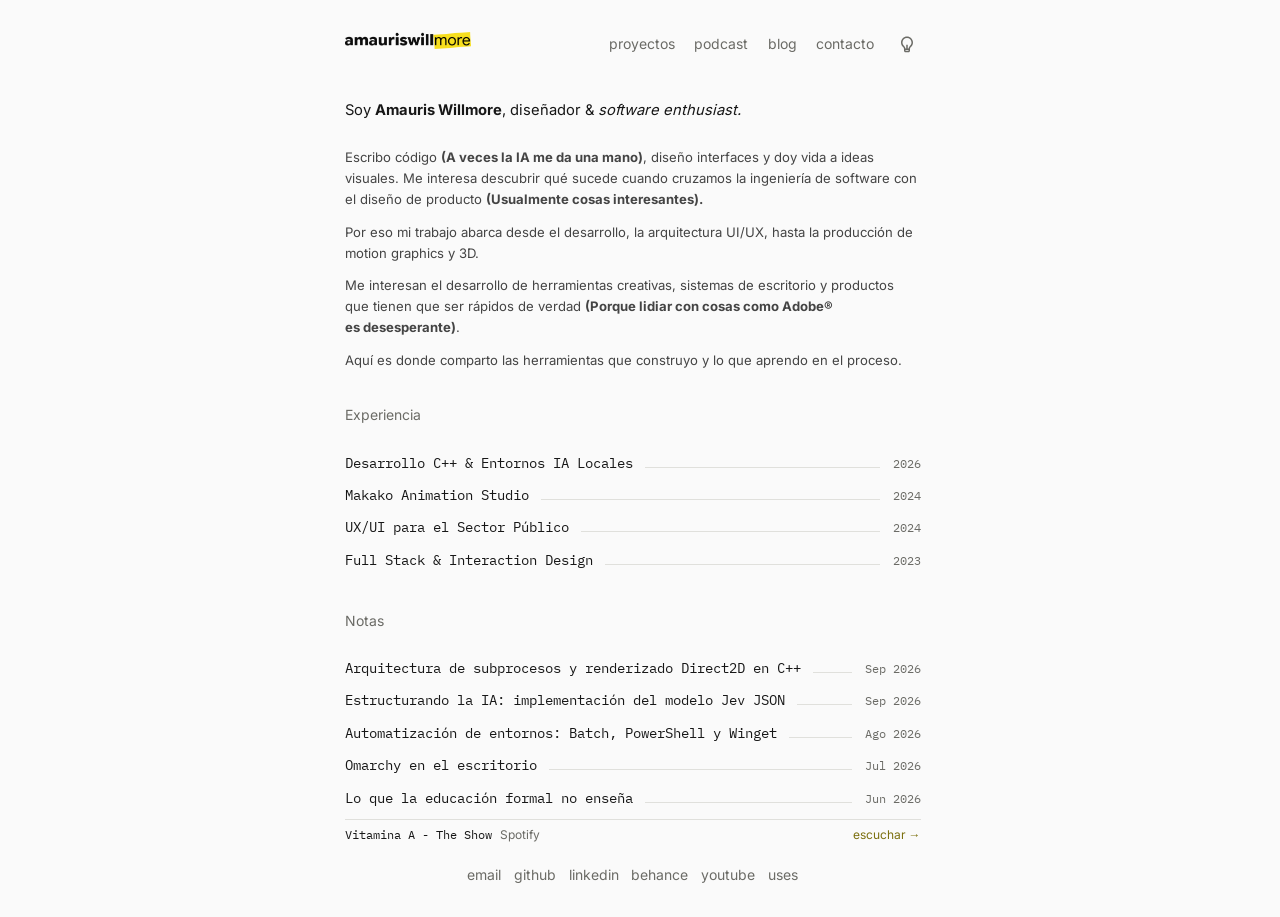
<file: index.html>
<!DOCTYPE html>
<html lang="es">
<head>
    <meta charset="UTF-8">
    <meta name="viewport" content="width=device-width, initial-scale=1.0">
    <title>Amauris Willmore - Developer &amp; Product Designer</title>
    <meta name="description" content="Portafolio de Amauris Willmore. Developer, Product Designer (UI/UX) y especialista en producción audiovisual.">
    <meta name="theme-color" content="#fafafa" media="(prefers-color-scheme: light)">
    <meta name="theme-color" content="#0a0a0a" media="(prefers-color-scheme: dark)">
    <link rel="icon" href="favicon.ico" sizes="any">
    <link rel="icon" href="assets/icons/aw-mark.svg" type="image/svg+xml">
    <link rel="icon" href="assets/icons/aw-32.png" sizes="32x32" type="image/png">
    <link rel="apple-touch-icon" href="assets/icons/aw-180.png">
    <link rel="apple-touch-icon" href="assets/icons/aw-192.png">
    <link rel="mask-icon" href="assets/icons/aw-mark.svg" color="#f2e534">
    <link rel="manifest" href="site.webmanifest">
    <link rel="preload" href="assets/fonts/inter-latin.woff2" as="font" type="font/woff2" crossorigin>
    <link rel="stylesheet" href="assets/css/main.css">
    <script src="assets/js/theme.js"></script>
</head>
<body class="is-single-screen">

    <div class="reading-progress" data-reading-progress aria-hidden="true"></div>

    <header class="site-header">
        <div class="site-title"><a href="index.html"><span class="site-title__mark" aria-hidden="true"></span><span class="visually-hidden">Amauris Willmore</span></a></div>
        <div class="site-header__actions">
            <nav class="site-nav" aria-label="Navegación principal">
                <a href="proyectos.html">proyectos</a>
                <a href="podcast.html">podcast</a>
                <a href="blog.html">blog</a>
                <a href="contact.html">contacto</a>
            </nav>
            <button class="theme-switch" type="button" role="switch" aria-label="Tema oscuro" aria-checked="false" data-theme-switch>
                <span class="theme-switch__icon" aria-hidden="true"></span>
            </button>
        </div>
    </header>

    <main>
        <h1 class="visually-hidden">Amauris Willmore — Diseñador de producto (UI/UX) & Software Enthusiast </h1>

        <section class="hero">
            <p class="hero__lead">Soy <b>Amauris Willmore</b>, diseñador & <i>software enthusiast.</i></p>

            <div class="prose">
                <p>Escribo código <b>(A veces la IA me da una mano)</b>, diseño interfaces y doy vida a ideas visuales. Me interesa descubrir qué sucede cuando cruzamos la ingeniería de software con el diseño de producto <b>(Usualmente cosas interesantes).</b> </p>

                <p>Por eso mi trabajo abarca desde el desarrollo, la arquitectura UI/UX, hasta la producción de motion graphics y  3D.</p>
                    
                <p>Me interesan el desarrollo de herramientas creativas, sistemas de escritorio y productos que tienen que ser rápidos de verdad <b>(Porque lidiar con cosas como Adobe® es desesperante)</b>.</p>

                <p>Aquí es donde comparto las herramientas que construyo y lo que aprendo en el proceso.</p>
            </div>
        </section>

        <div class="home-columns">
        <section class="experience">
            <h2 class="section-title">Experiencia</h2>

            <ul class="row-list">
                <li class="row">
                    <a class="row__title" href="proyectos.html">Desarrollo C++ &amp; Entornos IA Locales</a>
                    <span class="row__meta"><span>2026</span></span>
                </li>
                <li class="row">
                    <a class="row__title" href="proyectos.html">Makako Animation Studio</a>
                    <span class="row__meta"><span>2024</span></span>
                </li>
                <li class="row">
                    <a class="row__title" href="proyectos.html">UX/UI para el Sector Público</a>
                    <span class="row__meta"><span>2024</span></span>
                </li>
                <li class="row">
                    <a class="row__title" href="proyectos.html">Full Stack &amp; Interaction Design</a>
                    <span class="row__meta"><span>2023</span></span>
                </li>
            </ul>
        </section>

        <section class="writing">
            <h2 class="section-title">Notas</h2>

            <ul class="row-list">
                <li class="row">
                    <a class="row__title" href="nota-cpp.html">Arquitectura de subprocesos y renderizado Direct2D en C++</a>
                    <span class="row__meta">Sep 2026</span>
                </li>
                <li class="row">
                    <a class="row__title" href="nota-ia.html">Estructurando la IA: implementación del modelo Jev JSON</a>
                    <span class="row__meta">Sep 2026</span>
                </li>
                <li class="row">
                    <a class="row__title" href="nota-automatizacion.html">Automatización de entornos: Batch, PowerShell y Winget</a>
                    <span class="row__meta">Ago 2026</span>
                </li>
                <li class="row">
                    <a class="row__title" href="nota-omarchy.html">Omarchy en el escritorio</a>
                    <span class="row__meta">Jul 2026</span>
                </li>
                <li class="row">
                    <a class="row__title" href="nota-educacion.html">Lo que la educación formal no enseña</a>
                    <span class="row__meta">Jun 2026</span>
                </li>
            </ul>
        </section>
        </div>
    </main>

    <div class="podcast-bar">
        <span class="podcast-bar__title">Vitamina A - The Show</span>
        <span class="podcast-bar__meta">Spotify</span>
        <a class="podcast-bar__cta" href="https://open.spotify.com/show/3NXVANQZm2sh5C669LGWs9" target="_blank" rel="noopener noreferrer">escuchar &rarr;</a>
    </div>

    <footer class="site-footer">
        <nav class="site-footer__links" aria-label="Enlaces del pie">
            <a href="mailto:amauriswillwork@gmail.com">email</a>
            <a href="https://github.com/amauriswill" target="_blank" rel="noopener noreferrer">github</a>
            <a href="https://www.linkedin.com/in/amauriswill/" target="_blank" rel="noopener noreferrer">linkedin</a>
            <a href="https://behance.net/amauriswill" target="_blank" rel="noopener noreferrer">behance</a>
            <a href="https://youtube.com/@amaurisfolio" target="_blank" rel="noopener noreferrer">youtube</a>
            <a href="uses.html">uses</a>
        </nav>
    </footer>

</body>
</html>
</file>
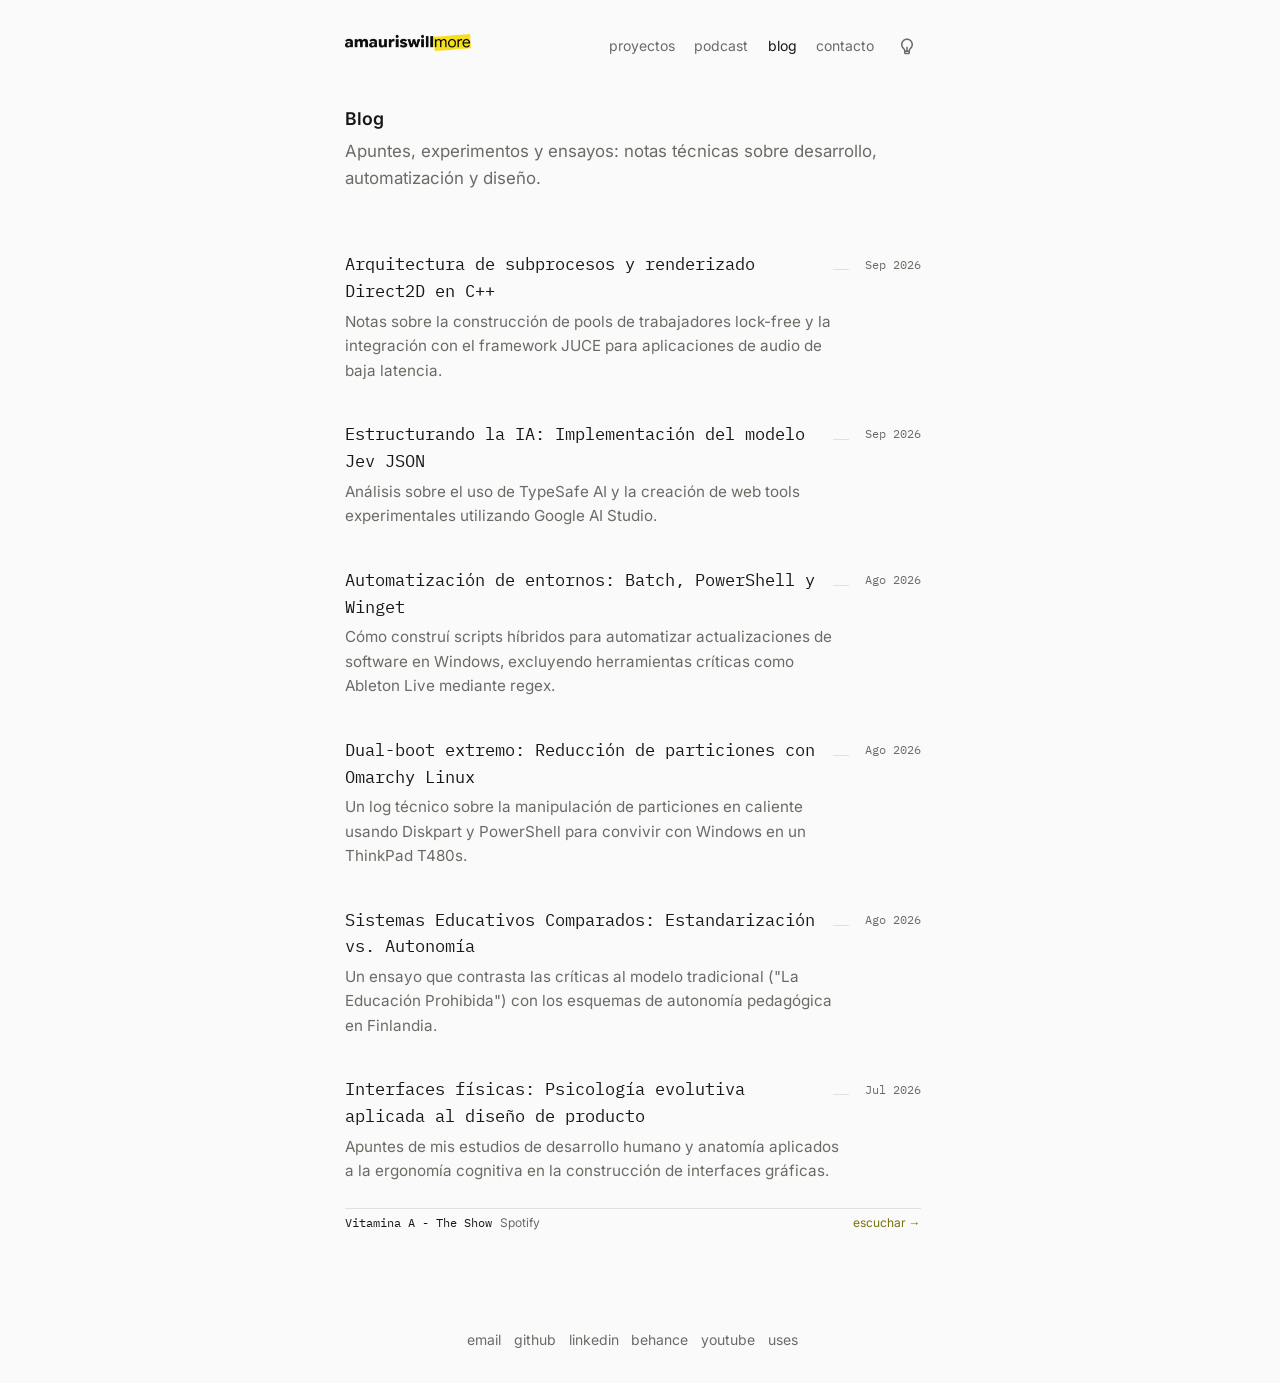
<file: blog.html>
<!DOCTYPE html>
<html lang="es">
<head>
    <meta charset="UTF-8">
    <meta name="viewport" content="width=device-width, initial-scale=1.0">
    <title>Blog - Amauris Willmore</title>
    <meta name="description" content="Artículos, notas técnicas y ensayos sobre desarrollo, automatización y diseño.">
    <meta name="theme-color" content="#fafafa" media="(prefers-color-scheme: light)">
    <meta name="theme-color" content="#0a0a0a" media="(prefers-color-scheme: dark)">
    <link rel="icon" href="favicon.ico" sizes="any">
    <link rel="icon" href="assets/icons/aw-mark.svg" type="image/svg+xml">
    <link rel="icon" href="assets/icons/aw-32.png" sizes="32x32" type="image/png">
    <link rel="apple-touch-icon" href="assets/icons/aw-180.png">
    <link rel="apple-touch-icon" href="assets/icons/aw-192.png">
    <link rel="mask-icon" href="assets/icons/aw-mark.svg" color="#f2e534">
    <link rel="manifest" href="site.webmanifest">
    <link rel="stylesheet" href="assets/css/main.css">
    <script src="assets/js/theme.js"></script>
</head>
<body>

    <div class="reading-progress" data-reading-progress aria-hidden="true"></div>

    <header class="site-header">
        <div class="site-title"><a href="index.html"><span class="site-title__mark" aria-hidden="true"></span><span class="visually-hidden">Amauris Willmore</span></a></div>
        <div class="site-header__actions">
            <nav class="site-nav" aria-label="Navegación principal">
                <a href="proyectos.html">proyectos</a>
                <a href="podcast.html">podcast</a>
                <a href="blog.html" aria-current="page">blog</a>
                <a href="contact.html">contacto</a>
            </nav>
            <button class="theme-switch" type="button" role="switch" aria-label="Tema oscuro" aria-checked="false" data-theme-switch>
                <span class="theme-switch__icon" aria-hidden="true"></span>
            </button>
        </div>
    </header>

    <main>
        <section class="page-intro">
            <h1 class="page-title">Blog</h1>
            <p class="subtitle">Apuntes, experimentos y ensayos: notas técnicas sobre desarrollo, automatización y diseño.</p>
        </section>

        <section class="notes">
            <ul class="entry-list">
                <li class="entry entry--detail">
                    <div class="entry__body">
                        <a class="entry__title" href="nota-cpp.html">Arquitectura de subprocesos y renderizado Direct2D en C++</a>
                        <p class="entry__desc">Notas sobre la construcción de pools de trabajadores lock-free y la integración con el framework JUCE para aplicaciones de audio de baja latencia.</p>
                    </div>
                    <span class="entry__meta">Sep 2026</span>
                </li>

                <li class="entry entry--detail">
                    <div class="entry__body">
                        <a class="entry__title" href="nota-ia.html">Estructurando la IA: Implementación del modelo Jev JSON</a>
                        <p class="entry__desc">Análisis sobre el uso de TypeSafe AI y la creación de web tools experimentales utilizando Google AI Studio.</p>
                    </div>
                    <span class="entry__meta">Sep 2026</span>
                </li>

                <li class="entry entry--detail">
                    <div class="entry__body">
                        <a class="entry__title" href="nota-automatizacion.html">Automatización de entornos: Batch, PowerShell y Winget</a>
                        <p class="entry__desc">Cómo construí scripts híbridos para automatizar actualizaciones de software en Windows, excluyendo herramientas críticas como Ableton Live mediante regex.</p>
                    </div>
                    <span class="entry__meta">Ago 2026</span>
                </li>

                <li class="entry entry--detail">
                    <div class="entry__body">
                        <a class="entry__title" href="nota-omarchy.html">Dual-boot extremo: Reducción de particiones con Omarchy Linux</a>
                        <p class="entry__desc">Un log técnico sobre la manipulación de particiones en caliente usando Diskpart y PowerShell para convivir con Windows en un ThinkPad T480s.</p>
                    </div>
                    <span class="entry__meta">Ago 2026</span>
                </li>

                <li class="entry entry--detail">
                    <div class="entry__body">
                        <a class="entry__title" href="nota-educacion.html">Sistemas Educativos Comparados: Estandarización vs. Autonomía</a>
                        <p class="entry__desc">Un ensayo que contrasta las críticas al modelo tradicional ("La Educación Prohibida") con los esquemas de autonomía pedagógica en Finlandia.</p>
                    </div>
                    <span class="entry__meta">Ago 2026</span>
                </li>

                <li class="entry entry--detail">
                    <div class="entry__body">
                        <a class="entry__title" href="nota-psicologia.html">Interfaces físicas: Psicología evolutiva aplicada al diseño de producto</a>
                        <p class="entry__desc">Apuntes de mis estudios de desarrollo humano y anatomía aplicados a la ergonomía cognitiva en la construcción de interfaces gráficas.</p>
                    </div>
                    <span class="entry__meta">Jul 2026</span>
                </li>
            </ul>
        </section>
    </main>

    <div class="podcast-bar">
        <span class="podcast-bar__title">Vitamina A - The Show</span>
        <span class="podcast-bar__meta">Spotify</span>
        <a class="podcast-bar__cta" href="https://open.spotify.com/show/3NXVANQZm2sh5C669LGWs9" target="_blank" rel="noopener noreferrer">escuchar &rarr;</a>
    </div>

    <footer class="site-footer">
        <nav class="site-footer__links" aria-label="Enlaces del pie">
            <a href="mailto:amauriswillwork@gmail.com">email</a>
            <a href="https://github.com/amauriswill" target="_blank" rel="noopener noreferrer">github</a>
            <a href="https://www.linkedin.com/in/amauriswill/" target="_blank" rel="noopener noreferrer">linkedin</a>
            <a href="https://behance.net/amauriswill" target="_blank" rel="noopener noreferrer">behance</a>
            <a href="https://youtube.com/@amaurisfolio" target="_blank" rel="noopener noreferrer">youtube</a>
            <a href="uses.html">uses</a>
        </nav>
    </footer>

</body>
</html>
</file>
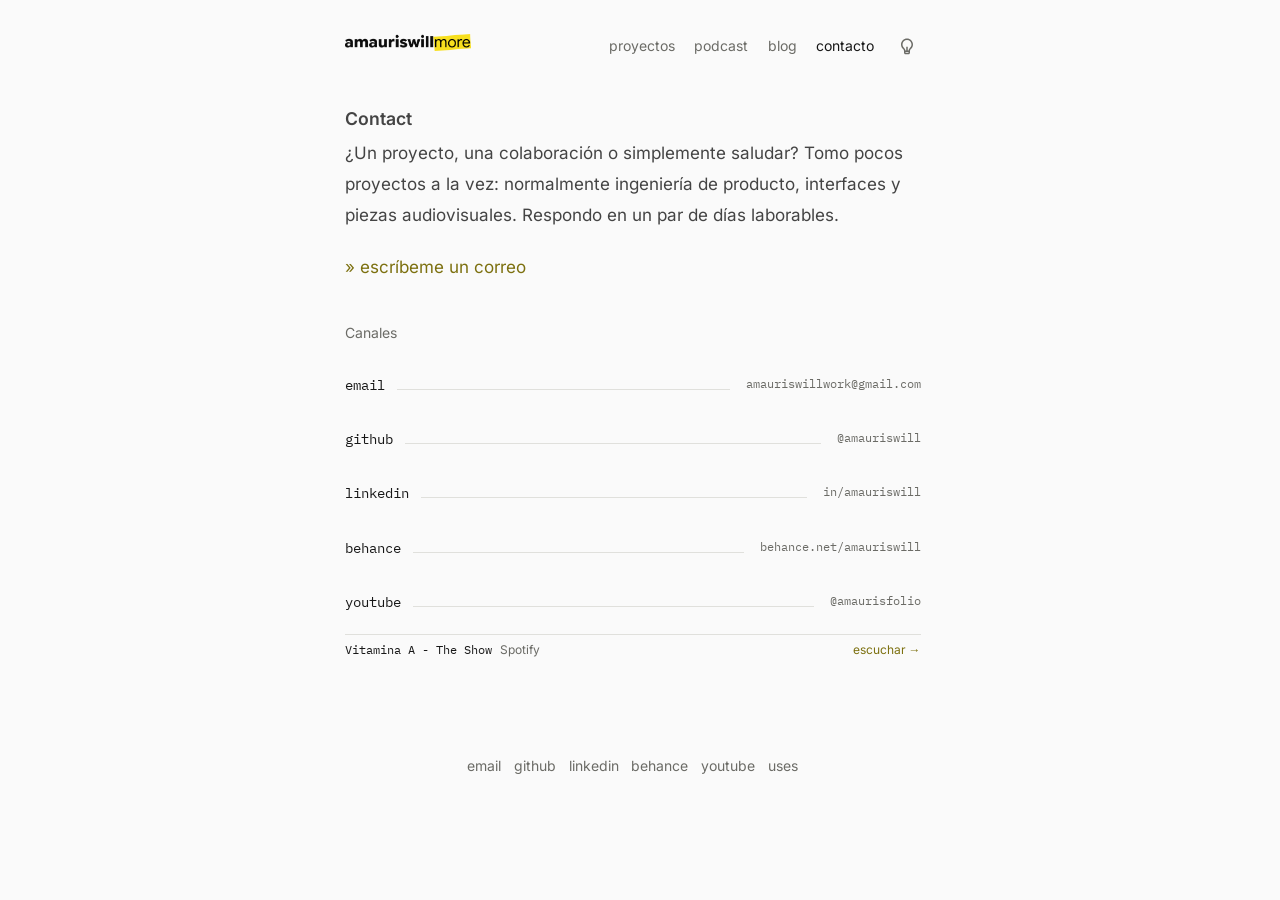
<file: contact.html>
<!DOCTYPE html>
<html lang="es">
<head>
    <meta charset="UTF-8">
    <meta name="viewport" content="width=device-width, initial-scale=1.0">
    <title>Contact - Amauris Willmore</title>
    <meta name="description" content="Contacto directo: correo y perfiles. Ingeniería de producto, interfaces y producción audiovisual.">
    <meta name="theme-color" content="#fafafa" media="(prefers-color-scheme: light)">
    <meta name="theme-color" content="#0a0a0a" media="(prefers-color-scheme: dark)">
    <link rel="icon" href="favicon.ico" sizes="any">
    <link rel="icon" href="assets/icons/aw-mark.svg" type="image/svg+xml">
    <link rel="icon" href="assets/icons/aw-32.png" sizes="32x32" type="image/png">
    <link rel="apple-touch-icon" href="assets/icons/aw-180.png">
    <link rel="apple-touch-icon" href="assets/icons/aw-192.png">
    <link rel="mask-icon" href="assets/icons/aw-mark.svg" color="#f2e534">
    <link rel="manifest" href="site.webmanifest">
    <link rel="stylesheet" href="assets/css/main.css">
    <script src="assets/js/theme.js"></script>
</head>
<body>

    <div class="reading-progress" data-reading-progress aria-hidden="true"></div>

    <header class="site-header">
        <div class="site-title"><a href="index.html"><span class="site-title__mark" aria-hidden="true"></span><span class="visually-hidden">Amauris Willmore</span></a></div>
        <div class="site-header__actions">
            <nav class="site-nav" aria-label="Navegación principal">
                <a href="proyectos.html">proyectos</a>
                <a href="podcast.html">podcast</a>
                <a href="blog.html">blog</a>
                <a href="contact.html" aria-current="page">contacto</a>
            </nav>
            <button class="theme-switch" type="button" role="switch" aria-label="Tema oscuro" aria-checked="false" data-theme-switch>
                <span class="theme-switch__icon" aria-hidden="true"></span>
            </button>
        </div>
    </header>

    <main>
        <section class="page-intro prose">
            <h1 class="page-title">Contact</h1>
            <p>¿Un proyecto, una colaboración o simplemente saludar? Tomo pocos proyectos a la vez: normalmente ingeniería de producto, interfaces y piezas audiovisuales. Respondo en un par de días laborables.</p>

            <p><a href="mailto:amauriswillwork@gmail.com">» escríbeme un correo</a></p>
        </section>

        <section class="channels">
            <h2 class="section-title">Canales</h2>

            <ul class="entry-list">
                <li class="entry">
                    <a class="entry__title" href="mailto:amauriswillwork@gmail.com">email</a>
                    <span class="entry__meta">amauriswillwork@gmail.com</span>
                </li>
                <li class="entry">
                    <a class="entry__title" href="https://github.com/amauriswill" target="_blank" rel="noopener noreferrer">github</a>
                    <span class="entry__meta">@amauriswill</span>
                </li>
                <li class="entry">
                    <a class="entry__title" href="https://www.linkedin.com/in/amauriswill/" target="_blank" rel="noopener noreferrer">linkedin</a>
                    <span class="entry__meta">in/amauriswill</span>
                </li>
                <li class="entry">
                    <a class="entry__title" href="https://behance.net/amauriswill" target="_blank" rel="noopener noreferrer">behance</a>
                    <span class="entry__meta">behance.net/amauriswill</span>
                </li>
                <li class="entry">
                    <a class="entry__title" href="https://youtube.com/@amaurisfolio" target="_blank" rel="noopener noreferrer">youtube</a>
                    <span class="entry__meta">@amaurisfolio</span>
                </li>
            </ul>
        </section>
    </main>

    <div class="podcast-bar">
        <span class="podcast-bar__title">Vitamina A - The Show</span>
        <span class="podcast-bar__meta">Spotify</span>
        <a class="podcast-bar__cta" href="https://open.spotify.com/show/3NXVANQZm2sh5C669LGWs9" target="_blank" rel="noopener noreferrer">escuchar &rarr;</a>
    </div>

    <footer class="site-footer">
        <nav class="site-footer__links" aria-label="Enlaces del pie">
            <a href="mailto:amauriswillwork@gmail.com">email</a>
            <a href="https://github.com/amauriswill" target="_blank" rel="noopener noreferrer">github</a>
            <a href="https://www.linkedin.com/in/amauriswill/" target="_blank" rel="noopener noreferrer">linkedin</a>
            <a href="https://behance.net/amauriswill" target="_blank" rel="noopener noreferrer">behance</a>
            <a href="https://youtube.com/@amaurisfolio" target="_blank" rel="noopener noreferrer">youtube</a>
            <a href="uses.html">uses</a>
        </nav>
    </footer>

</body>
</html>
</file>
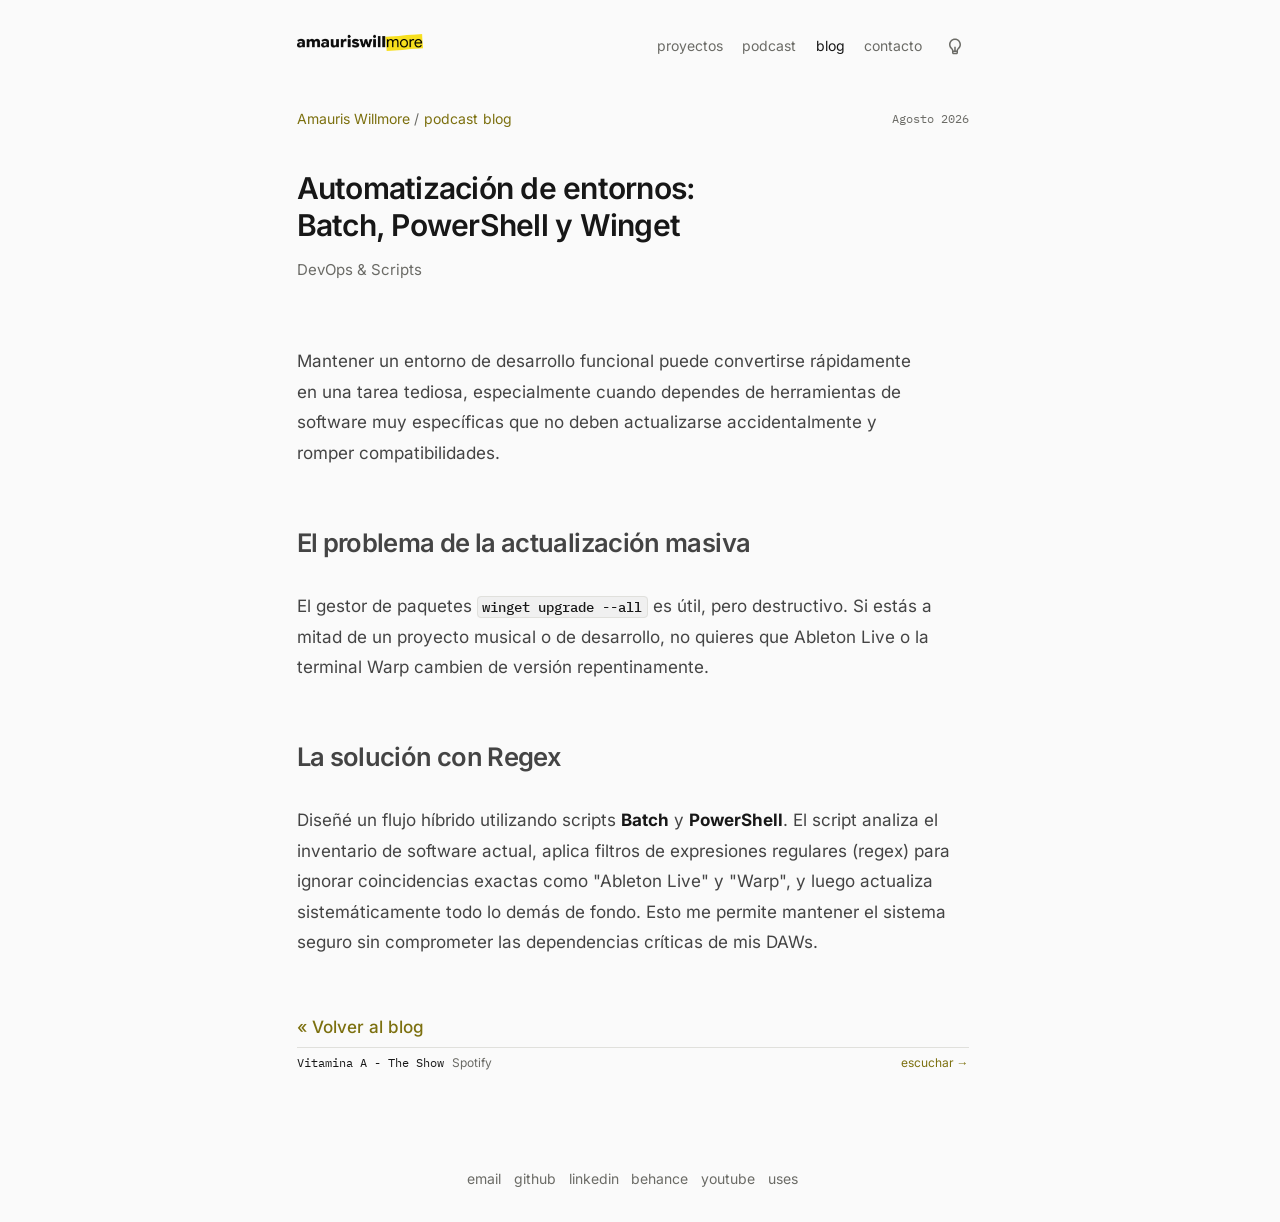
<file: nota-automatizacion.html>
<!DOCTYPE html>
<html lang="es">
<head>
    <meta charset="UTF-8">
    <meta name="viewport" content="width=device-width, initial-scale=1.0">
    <title>Automatización con Winget y PowerShell - Amauris Willmore</title>
    <meta name="description" content="Scripts híbridos en Batch y PowerShell para actualizar Windows con Winget sin romper dependencias críticas como Ableton Live.">
    <meta name="theme-color" content="#fafafa" media="(prefers-color-scheme: light)">
    <meta name="theme-color" content="#0a0a0a" media="(prefers-color-scheme: dark)">
    <link rel="icon" href="favicon.ico" sizes="any">
    <link rel="icon" href="assets/icons/aw-mark.svg" type="image/svg+xml">
    <link rel="icon" href="assets/icons/aw-32.png" sizes="32x32" type="image/png">
    <link rel="apple-touch-icon" href="assets/icons/aw-180.png">
    <link rel="apple-touch-icon" href="assets/icons/aw-192.png">
    <link rel="mask-icon" href="assets/icons/aw-mark.svg" color="#f2e534">
    <link rel="manifest" href="site.webmanifest">
    <link rel="stylesheet" href="assets/css/main.css">
    <script src="assets/js/theme.js"></script>
</head>
<body class="page-wide">

    <div class="reading-progress" data-reading-progress aria-hidden="true"></div>

    <header class="site-header">
        <div class="site-title"><a href="index.html"><span class="site-title__mark" aria-hidden="true"></span><span class="visually-hidden">Amauris Willmore</span></a></div>
        <div class="site-header__actions">
            <nav class="site-nav" aria-label="Navegación principal">
                <a href="proyectos.html">proyectos</a>
                <a href="podcast.html">podcast</a>
                <a href="blog.html" aria-current="page">blog</a>
                <a href="contact.html">contacto</a>
            </nav>
            <button class="theme-switch" type="button" role="switch" aria-label="Tema oscuro" aria-checked="false" data-theme-switch>
                <span class="theme-switch__icon" aria-hidden="true"></span>
            </button>
        </div>
    </header>

    <main>
        <article class="article">
            <nav class="article__context" aria-label="Ruta de lectura">
                <div class="article__crumbs">
                    <a href="index.html">Amauris Willmore</a>
                    <span>/</span>
                    <a href="podcast.html">podcast</a>
                <a href="blog.html">blog</a>
                </div>
                <time class="site-time" datetime="2026-08">Agosto 2026</time>
            </nav>

            <header class="article__header">
                <h1 class="article__title">Automatización de entornos: Batch, PowerShell y Winget</h1>
                <p class="article__standfirst">DevOps &amp; Scripts</p>
            </header>

            <div class="article__body prose">
                <p>Mantener un entorno de desarrollo funcional puede convertirse rápidamente en una tarea tediosa, especialmente cuando dependes de herramientas de software muy específicas que no deben actualizarse accidentalmente y romper compatibilidades.</p>

                <h2>El problema de la actualización masiva</h2>
                <p>El gestor de paquetes <code>winget upgrade --all</code> es útil, pero destructivo. Si estás a mitad de un proyecto musical o de desarrollo, no quieres que Ableton Live o la terminal Warp cambien de versión repentinamente.</p>

                <h2>La solución con Regex</h2>
                <p>Diseñé un flujo híbrido utilizando scripts <strong>Batch</strong> y <strong>PowerShell</strong>. El script analiza el inventario de software actual, aplica filtros de expresiones regulares (regex) para ignorar coincidencias exactas como "Ableton Live" y "Warp", y luego actualiza sistemáticamente todo lo demás de fondo. Esto me permite mantener el sistema seguro sin comprometer las dependencias críticas de mis DAWs.</p>

                <a class="article__back" href="blog.html">« Volver al blog</a>
            </div>
        </article>
    </main>

    <div class="podcast-bar">
        <span class="podcast-bar__title">Vitamina A - The Show</span>
        <span class="podcast-bar__meta">Spotify</span>
        <a class="podcast-bar__cta" href="https://open.spotify.com/show/3NXVANQZm2sh5C669LGWs9" target="_blank" rel="noopener noreferrer">escuchar &rarr;</a>
    </div>

    <footer class="site-footer">
        <nav class="site-footer__links" aria-label="Enlaces del pie">
            <a href="mailto:amauriswillwork@gmail.com">email</a>
            <a href="https://github.com/amauriswill" target="_blank" rel="noopener noreferrer">github</a>
            <a href="https://www.linkedin.com/in/amauriswill/" target="_blank" rel="noopener noreferrer">linkedin</a>
            <a href="https://behance.net/amauriswill" target="_blank" rel="noopener noreferrer">behance</a>
            <a href="https://youtube.com/@amaurisfolio" target="_blank" rel="noopener noreferrer">youtube</a>
            <a href="uses.html">uses</a>
        </nav>
    </footer>

</body>
</html>
</file>
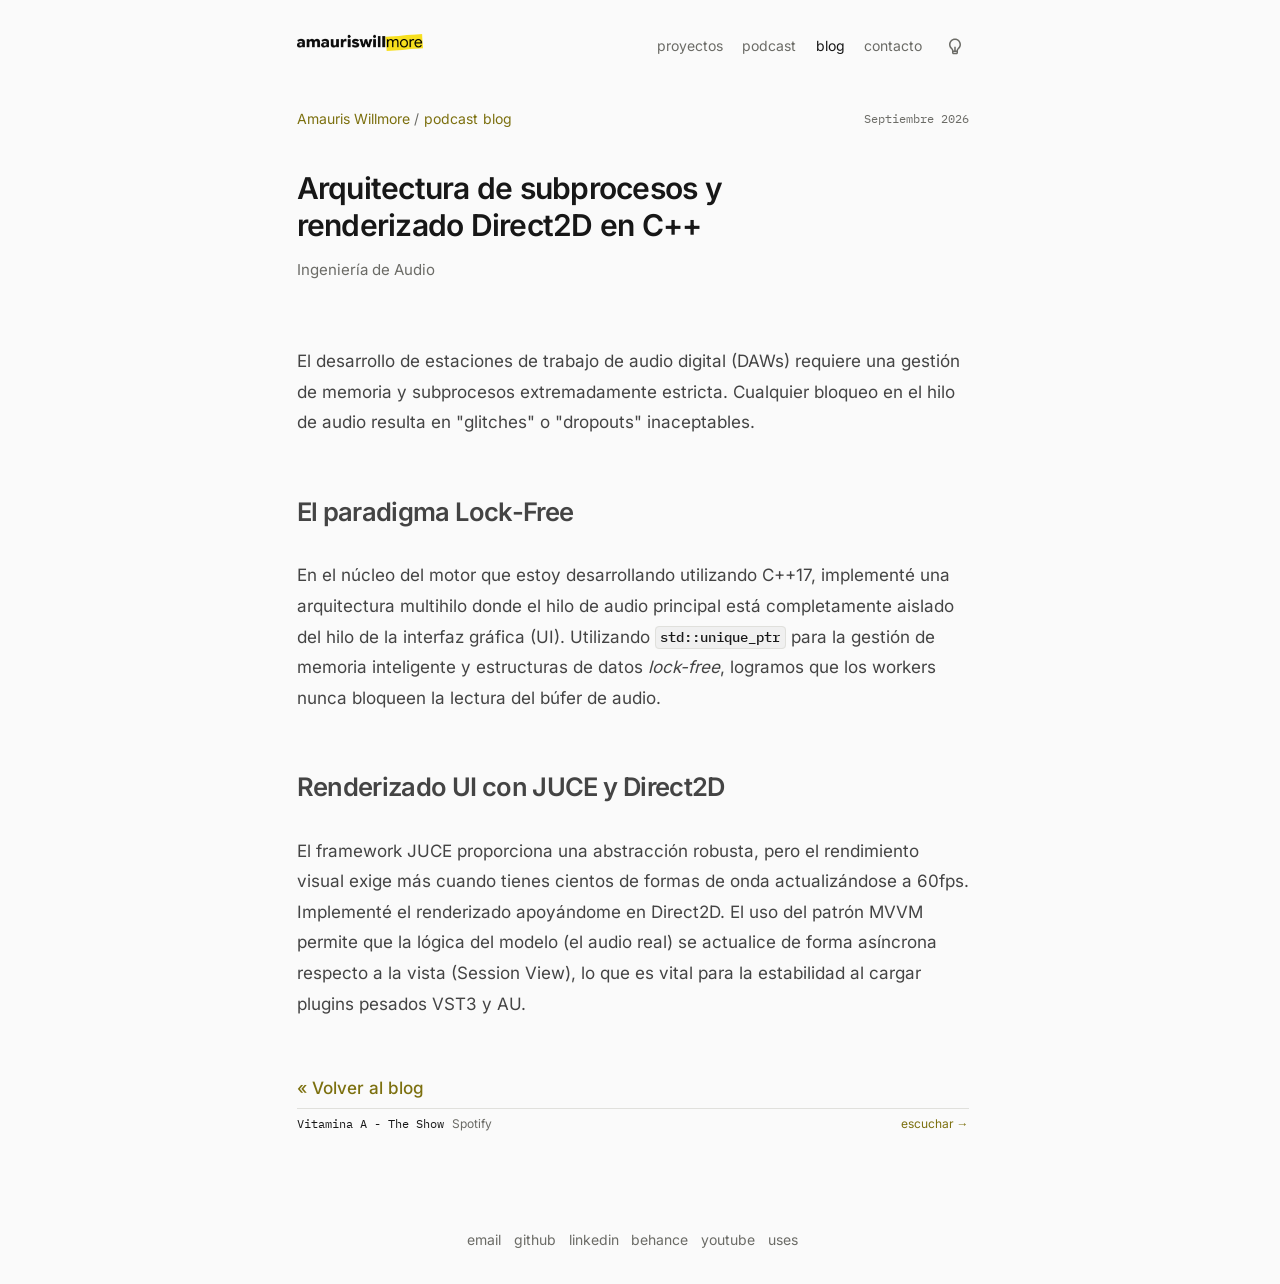
<file: nota-cpp.html>
<!DOCTYPE html>
<html lang="es">
<head>
    <meta charset="UTF-8">
    <meta name="viewport" content="width=device-width, initial-scale=1.0">
    <title>Arquitectura de subprocesos y renderizado Direct2D - Amauris Willmore</title>
    <meta name="description" content="Pools de trabajadores lock-free, diseño MVVM con JUCE y renderizado Direct2D en un motor de audio profesional escrito en C++17.">
    <meta name="theme-color" content="#fafafa" media="(prefers-color-scheme: light)">
    <meta name="theme-color" content="#0a0a0a" media="(prefers-color-scheme: dark)">
    <link rel="icon" href="favicon.ico" sizes="any">
    <link rel="icon" href="assets/icons/aw-mark.svg" type="image/svg+xml">
    <link rel="icon" href="assets/icons/aw-32.png" sizes="32x32" type="image/png">
    <link rel="apple-touch-icon" href="assets/icons/aw-180.png">
    <link rel="apple-touch-icon" href="assets/icons/aw-192.png">
    <link rel="mask-icon" href="assets/icons/aw-mark.svg" color="#f2e534">
    <link rel="manifest" href="site.webmanifest">
    <link rel="stylesheet" href="assets/css/main.css">
    <script src="assets/js/theme.js"></script>
</head>
<body class="page-wide">

    <div class="reading-progress" data-reading-progress aria-hidden="true"></div>

    <header class="site-header">
        <div class="site-title"><a href="index.html"><span class="site-title__mark" aria-hidden="true"></span><span class="visually-hidden">Amauris Willmore</span></a></div>
        <div class="site-header__actions">
            <nav class="site-nav" aria-label="Navegación principal">
                <a href="proyectos.html">proyectos</a>
                <a href="podcast.html">podcast</a>
                <a href="blog.html" aria-current="page">blog</a>
                <a href="contact.html">contacto</a>
            </nav>
            <button class="theme-switch" type="button" role="switch" aria-label="Tema oscuro" aria-checked="false" data-theme-switch>
                <span class="theme-switch__icon" aria-hidden="true"></span>
            </button>
        </div>
    </header>

    <main>
        <article class="article">
            <nav class="article__context" aria-label="Ruta de lectura">
                <div class="article__crumbs">
                    <a href="index.html">Amauris Willmore</a>
                    <span>/</span>
                    <a href="podcast.html">podcast</a>
                <a href="blog.html">blog</a>
                </div>
                <time class="site-time" datetime="2026-09">Septiembre 2026</time>
            </nav>

            <header class="article__header">
                <h1 class="article__title">Arquitectura de subprocesos y renderizado Direct2D en C++</h1>
                <p class="article__standfirst">Ingeniería de Audio</p>
            </header>

            <div class="article__body prose">
                <p>El desarrollo de estaciones de trabajo de audio digital (DAWs) requiere una gestión de memoria y subprocesos extremadamente estricta. Cualquier bloqueo en el hilo de audio resulta en "glitches" o "dropouts" inaceptables.</p>

                <h2>El paradigma Lock-Free</h2>
                <p>En el núcleo del motor que estoy desarrollando utilizando C++17, implementé una arquitectura multihilo donde el hilo de audio principal está completamente aislado del hilo de la interfaz gráfica (UI). Utilizando <code>std::unique_ptr</code> para la gestión de memoria inteligente y estructuras de datos <em>lock-free</em>, logramos que los workers nunca bloqueen la lectura del búfer de audio.</p>

                <h2>Renderizado UI con JUCE y Direct2D</h2>
                <p>El framework JUCE proporciona una abstracción robusta, pero el rendimiento visual exige más cuando tienes cientos de formas de onda actualizándose a 60fps. Implementé el renderizado apoyándome en Direct2D. El uso del patrón MVVM permite que la lógica del modelo (el audio real) se actualice de forma asíncrona respecto a la vista (Session View), lo que es vital para la estabilidad al cargar plugins pesados VST3 y AU.</p>

                <a class="article__back" href="blog.html">« Volver al blog</a>
            </div>
        </article>
    </main>

    <div class="podcast-bar">
        <span class="podcast-bar__title">Vitamina A - The Show</span>
        <span class="podcast-bar__meta">Spotify</span>
        <a class="podcast-bar__cta" href="https://open.spotify.com/show/3NXVANQZm2sh5C669LGWs9" target="_blank" rel="noopener noreferrer">escuchar &rarr;</a>
    </div>

    <footer class="site-footer">
        <nav class="site-footer__links" aria-label="Enlaces del pie">
            <a href="mailto:amauriswillwork@gmail.com">email</a>
            <a href="https://github.com/amauriswill" target="_blank" rel="noopener noreferrer">github</a>
            <a href="https://www.linkedin.com/in/amauriswill/" target="_blank" rel="noopener noreferrer">linkedin</a>
            <a href="https://behance.net/amauriswill" target="_blank" rel="noopener noreferrer">behance</a>
            <a href="https://youtube.com/@amaurisfolio" target="_blank" rel="noopener noreferrer">youtube</a>
            <a href="uses.html">uses</a>
        </nav>
    </footer>

</body>
</html>
</file>
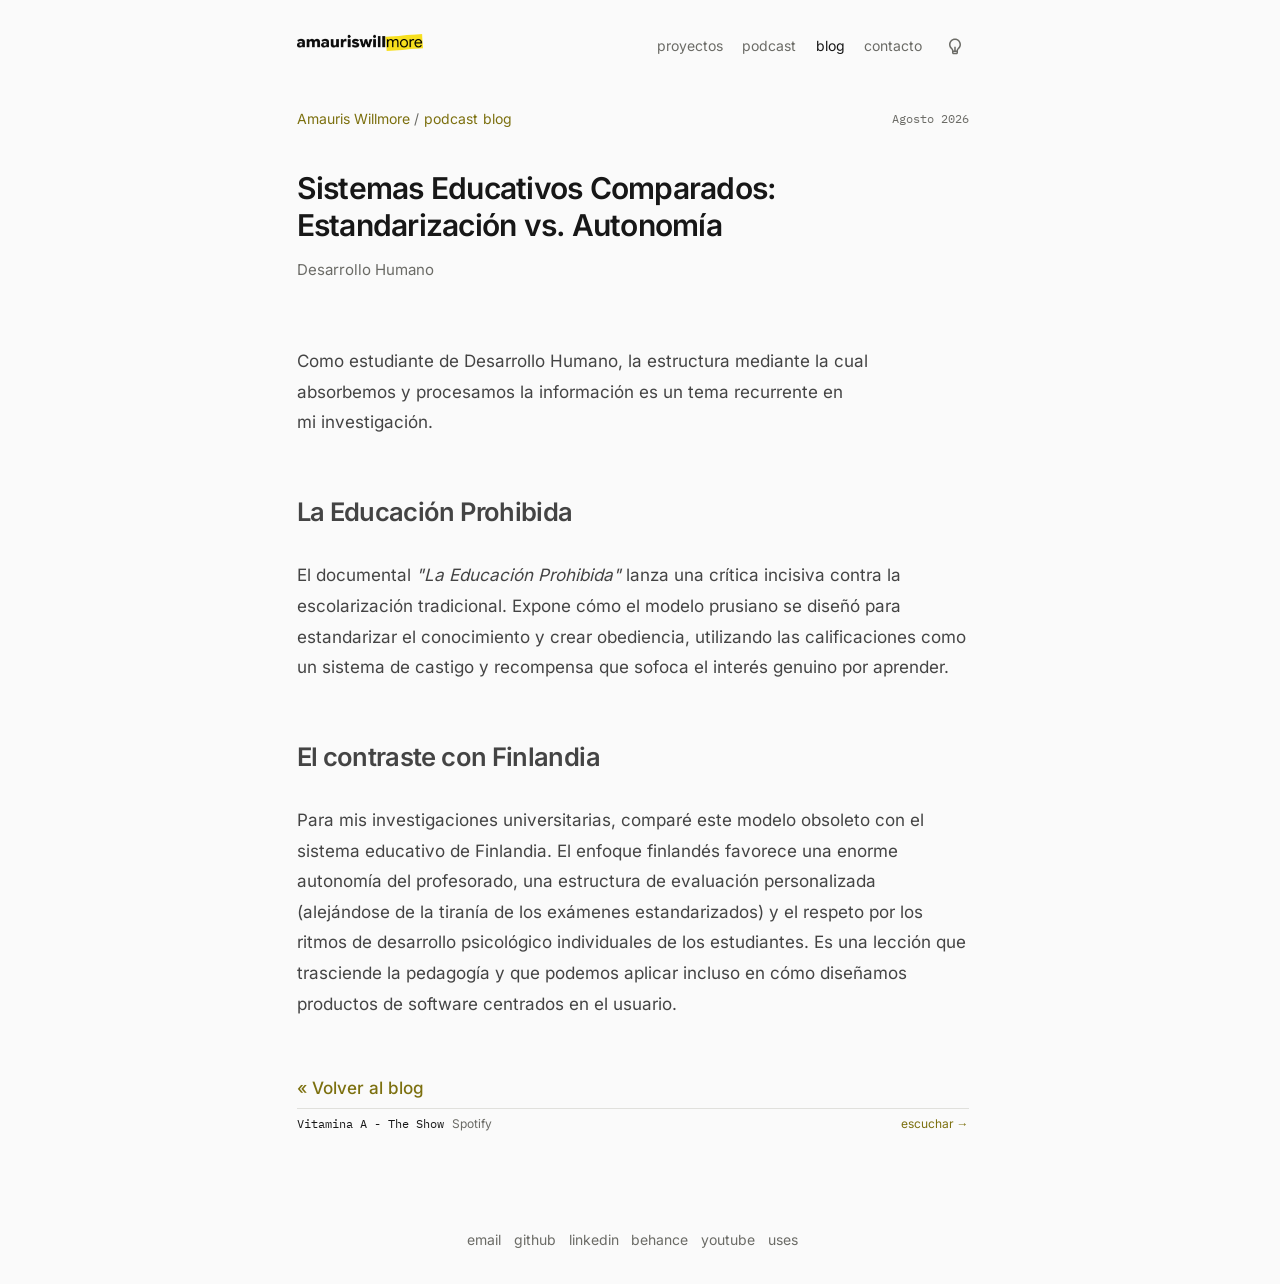
<file: nota-educacion.html>
<!DOCTYPE html>
<html lang="es">
<head>
    <meta charset="UTF-8">
    <meta name="viewport" content="width=device-width, initial-scale=1.0">
    <title>Sistemas Educativos Comparados - Amauris Willmore</title>
    <meta name="description" content="Ensayo comparativo entre el modelo prusiano criticado en La Educación Prohibida y la autonomía pedagógica del sistema educativo finlandés.">
    <meta name="theme-color" content="#fafafa" media="(prefers-color-scheme: light)">
    <meta name="theme-color" content="#0a0a0a" media="(prefers-color-scheme: dark)">
    <link rel="icon" href="favicon.ico" sizes="any">
    <link rel="icon" href="assets/icons/aw-mark.svg" type="image/svg+xml">
    <link rel="icon" href="assets/icons/aw-32.png" sizes="32x32" type="image/png">
    <link rel="apple-touch-icon" href="assets/icons/aw-180.png">
    <link rel="apple-touch-icon" href="assets/icons/aw-192.png">
    <link rel="mask-icon" href="assets/icons/aw-mark.svg" color="#f2e534">
    <link rel="manifest" href="site.webmanifest">
    <link rel="stylesheet" href="assets/css/main.css">
    <script src="assets/js/theme.js"></script>
</head>
<body class="page-wide">

    <div class="reading-progress" data-reading-progress aria-hidden="true"></div>

    <header class="site-header">
        <div class="site-title"><a href="index.html"><span class="site-title__mark" aria-hidden="true"></span><span class="visually-hidden">Amauris Willmore</span></a></div>
        <div class="site-header__actions">
            <nav class="site-nav" aria-label="Navegación principal">
                <a href="proyectos.html">proyectos</a>
                <a href="podcast.html">podcast</a>
                <a href="blog.html" aria-current="page">blog</a>
                <a href="contact.html">contacto</a>
            </nav>
            <button class="theme-switch" type="button" role="switch" aria-label="Tema oscuro" aria-checked="false" data-theme-switch>
                <span class="theme-switch__icon" aria-hidden="true"></span>
            </button>
        </div>
    </header>

    <main>
        <article class="article">
            <nav class="article__context" aria-label="Ruta de lectura">
                <div class="article__crumbs">
                    <a href="index.html">Amauris Willmore</a>
                    <span>/</span>
                    <a href="podcast.html">podcast</a>
                <a href="blog.html">blog</a>
                </div>
                <time class="site-time" datetime="2026-08">Agosto 2026</time>
            </nav>

            <header class="article__header">
                <h1 class="article__title">Sistemas Educativos Comparados: Estandarización vs. Autonomía</h1>
                <p class="article__standfirst">Desarrollo Humano</p>
            </header>

            <div class="article__body prose">
                <p>Como estudiante de Desarrollo Humano, la estructura mediante la cual absorbemos y procesamos la información es un tema recurrente en mi investigación.</p>

                <h2>La Educación Prohibida</h2>
                <p>El documental <em>"La Educación Prohibida"</em> lanza una crítica incisiva contra la escolarización tradicional. Expone cómo el modelo prusiano se diseñó para estandarizar el conocimiento y crear obediencia, utilizando las calificaciones como un sistema de castigo y recompensa que sofoca el interés genuino por aprender.</p>

                <h2>El contraste con Finlandia</h2>
                <p>Para mis investigaciones universitarias, comparé este modelo obsoleto con el sistema educativo de Finlandia. El enfoque finlandés favorece una enorme autonomía del profesorado, una estructura de evaluación personalizada (alejándose de la tiranía de los exámenes estandarizados) y el respeto por los ritmos de desarrollo psicológico individuales de los estudiantes. Es una lección que trasciende la pedagogía y que podemos aplicar incluso en cómo diseñamos productos de software centrados en el usuario.</p>

                <a class="article__back" href="blog.html">« Volver al blog</a>
            </div>
        </article>
    </main>

    <div class="podcast-bar">
        <span class="podcast-bar__title">Vitamina A - The Show</span>
        <span class="podcast-bar__meta">Spotify</span>
        <a class="podcast-bar__cta" href="https://open.spotify.com/show/3NXVANQZm2sh5C669LGWs9" target="_blank" rel="noopener noreferrer">escuchar &rarr;</a>
    </div>

    <footer class="site-footer">
        <nav class="site-footer__links" aria-label="Enlaces del pie">
            <a href="mailto:amauriswillwork@gmail.com">email</a>
            <a href="https://github.com/amauriswill" target="_blank" rel="noopener noreferrer">github</a>
            <a href="https://www.linkedin.com/in/amauriswill/" target="_blank" rel="noopener noreferrer">linkedin</a>
            <a href="https://behance.net/amauriswill" target="_blank" rel="noopener noreferrer">behance</a>
            <a href="https://youtube.com/@amaurisfolio" target="_blank" rel="noopener noreferrer">youtube</a>
            <a href="uses.html">uses</a>
        </nav>
    </footer>

</body>
</html>
</file>
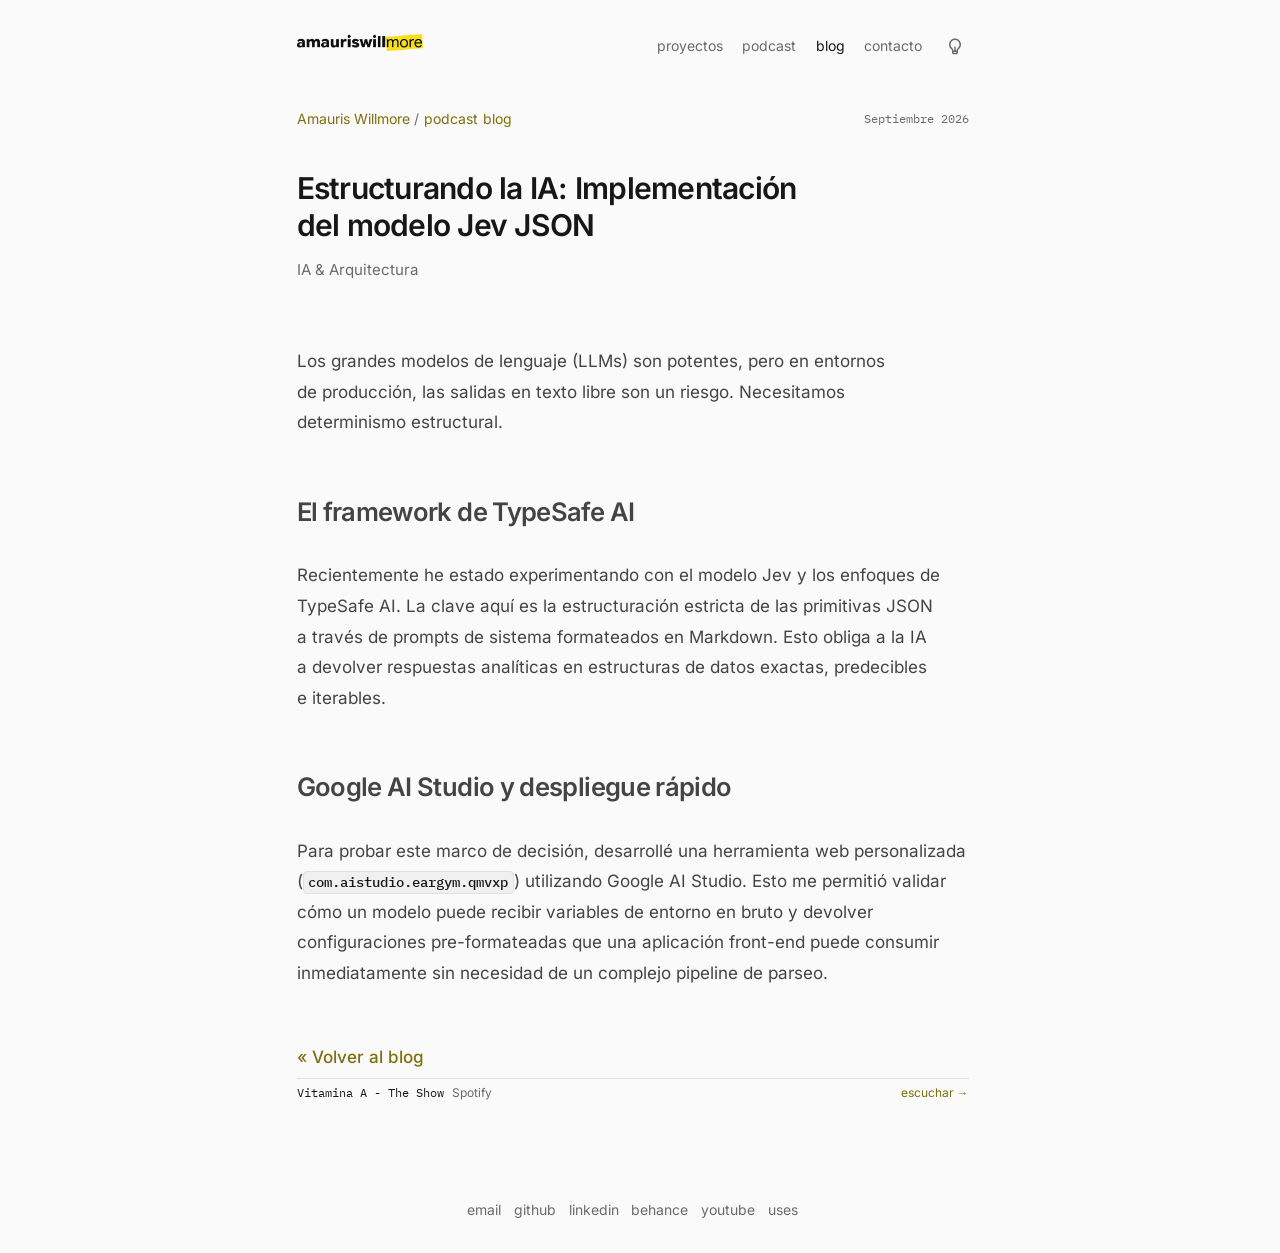
<file: nota-ia.html>
<!DOCTYPE html>
<html lang="es">
<head>
    <meta charset="UTF-8">
    <meta name="viewport" content="width=device-width, initial-scale=1.0">
    <title>Implementación del modelo Jev JSON - Amauris Willmore</title>
    <meta name="description" content="Estructurar salidas JSON deterministas en LLMs con los enfoques de TypeSafe AI y el modelo Jev, validado en Google AI Studio.">
    <meta name="theme-color" content="#fafafa" media="(prefers-color-scheme: light)">
    <meta name="theme-color" content="#0a0a0a" media="(prefers-color-scheme: dark)">
    <link rel="icon" href="favicon.ico" sizes="any">
    <link rel="icon" href="assets/icons/aw-mark.svg" type="image/svg+xml">
    <link rel="icon" href="assets/icons/aw-32.png" sizes="32x32" type="image/png">
    <link rel="apple-touch-icon" href="assets/icons/aw-180.png">
    <link rel="apple-touch-icon" href="assets/icons/aw-192.png">
    <link rel="mask-icon" href="assets/icons/aw-mark.svg" color="#f2e534">
    <link rel="manifest" href="site.webmanifest">
    <link rel="stylesheet" href="assets/css/main.css">
    <script src="assets/js/theme.js"></script>
</head>
<body class="page-wide">

    <div class="reading-progress" data-reading-progress aria-hidden="true"></div>

    <header class="site-header">
        <div class="site-title"><a href="index.html"><span class="site-title__mark" aria-hidden="true"></span><span class="visually-hidden">Amauris Willmore</span></a></div>
        <div class="site-header__actions">
            <nav class="site-nav" aria-label="Navegación principal">
                <a href="proyectos.html">proyectos</a>
                <a href="podcast.html">podcast</a>
                <a href="blog.html" aria-current="page">blog</a>
                <a href="contact.html">contacto</a>
            </nav>
            <button class="theme-switch" type="button" role="switch" aria-label="Tema oscuro" aria-checked="false" data-theme-switch>
                <span class="theme-switch__icon" aria-hidden="true"></span>
            </button>
        </div>
    </header>

    <main>
        <article class="article">
            <nav class="article__context" aria-label="Ruta de lectura">
                <div class="article__crumbs">
                    <a href="index.html">Amauris Willmore</a>
                    <span>/</span>
                    <a href="podcast.html">podcast</a>
                <a href="blog.html">blog</a>
                </div>
                <time class="site-time" datetime="2026-09">Septiembre 2026</time>
            </nav>

            <header class="article__header">
                <h1 class="article__title">Estructurando la IA: Implementación del modelo Jev JSON</h1>
                <p class="article__standfirst">IA &amp; Arquitectura</p>
            </header>

            <div class="article__body prose">
                <p>Los grandes modelos de lenguaje (LLMs) son potentes, pero en entornos de producción, las salidas en texto libre son un riesgo. Necesitamos determinismo estructural.</p>

                <h2>El framework de TypeSafe AI</h2>
                <p>Recientemente he estado experimentando con el modelo Jev y los enfoques de TypeSafe AI. La clave aquí es la estructuración estricta de las primitivas JSON a través de prompts de sistema formateados en Markdown. Esto obliga a la IA a devolver respuestas analíticas en estructuras de datos exactas, predecibles e iterables.</p>

                <h2>Google AI Studio y despliegue rápido</h2>
                <p>Para probar este marco de decisión, desarrollé una herramienta web personalizada (<code>com.aistudio.eargym.qmvxp</code>) utilizando Google AI Studio. Esto me permitió validar cómo un modelo puede recibir variables de entorno en bruto y devolver configuraciones pre-formateadas que una aplicación front-end puede consumir inmediatamente sin necesidad de un complejo pipeline de parseo.</p>

                <a class="article__back" href="blog.html">« Volver al blog</a>
            </div>
        </article>
    </main>

    <div class="podcast-bar">
        <span class="podcast-bar__title">Vitamina A - The Show</span>
        <span class="podcast-bar__meta">Spotify</span>
        <a class="podcast-bar__cta" href="https://open.spotify.com/show/3NXVANQZm2sh5C669LGWs9" target="_blank" rel="noopener noreferrer">escuchar &rarr;</a>
    </div>

    <footer class="site-footer">
        <nav class="site-footer__links" aria-label="Enlaces del pie">
            <a href="mailto:amauriswillwork@gmail.com">email</a>
            <a href="https://github.com/amauriswill" target="_blank" rel="noopener noreferrer">github</a>
            <a href="https://www.linkedin.com/in/amauriswill/" target="_blank" rel="noopener noreferrer">linkedin</a>
            <a href="https://behance.net/amauriswill" target="_blank" rel="noopener noreferrer">behance</a>
            <a href="https://youtube.com/@amaurisfolio" target="_blank" rel="noopener noreferrer">youtube</a>
            <a href="uses.html">uses</a>
        </nav>
    </footer>

</body>
</html>
</file>
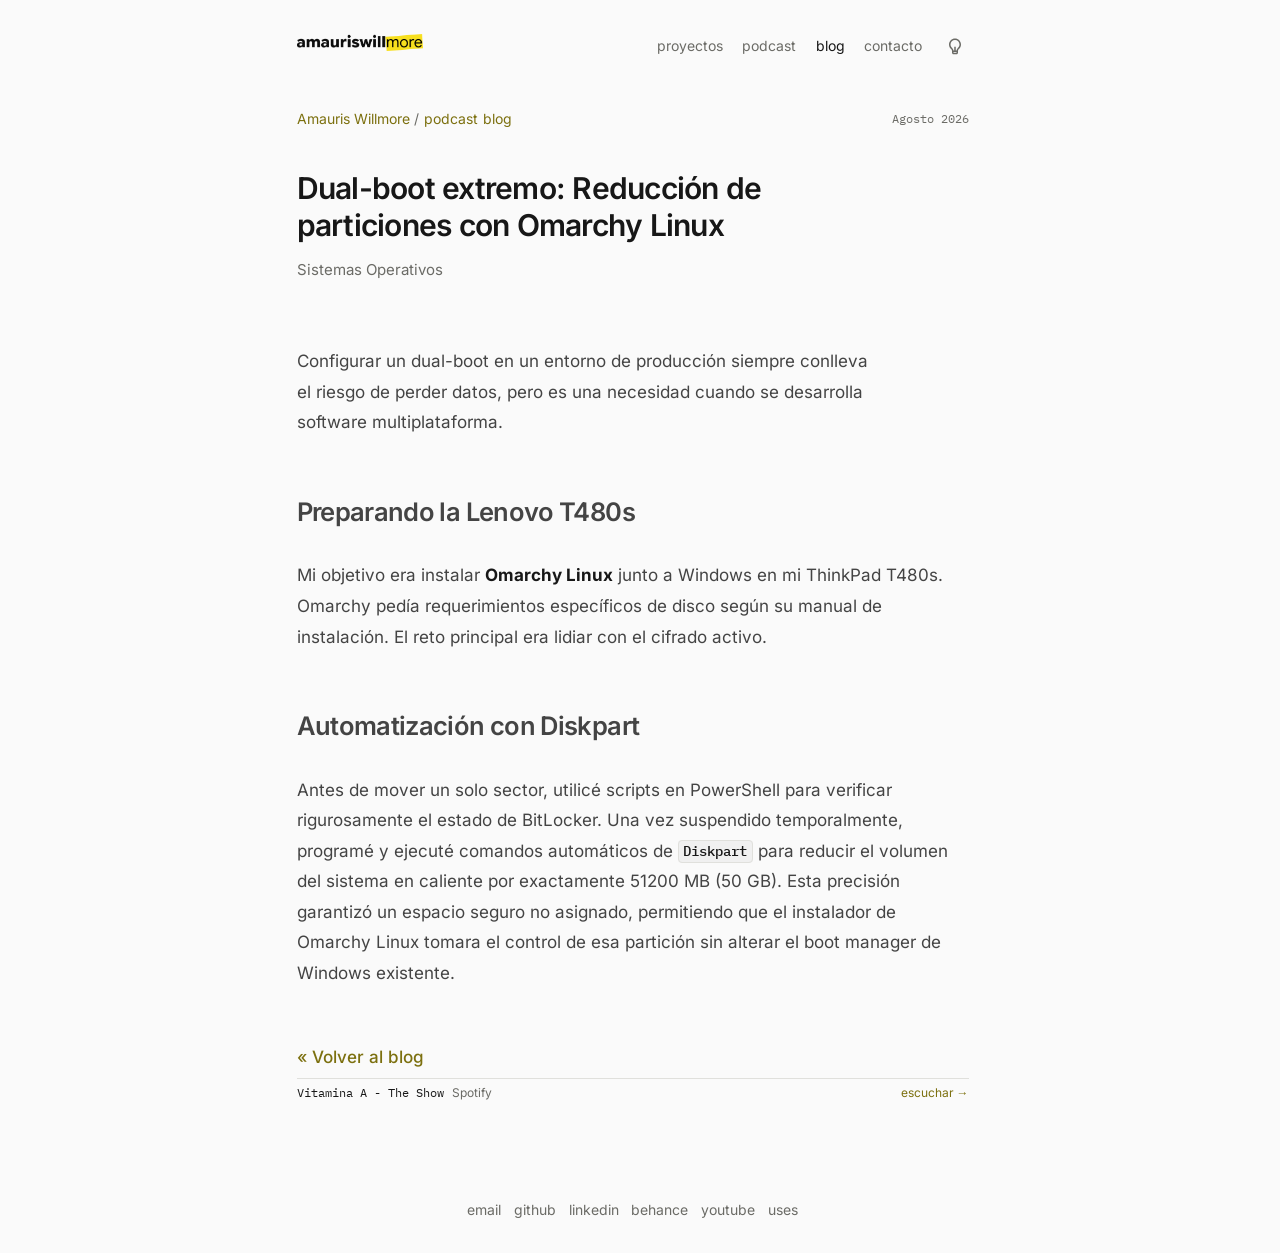
<file: nota-omarchy.html>
<!DOCTYPE html>
<html lang="es">
<head>
    <meta charset="UTF-8">
    <meta name="viewport" content="width=device-width, initial-scale=1.0">
    <title>Dual-boot extremo con Omarchy Linux - Amauris Willmore</title>
    <meta name="description" content="Log técnico: reducir particiones en caliente con Diskpart, BitLocker suspendido y PowerShell para instalar Omarchy Linux en un ThinkPad T480s.">
    <meta name="theme-color" content="#fafafa" media="(prefers-color-scheme: light)">
    <meta name="theme-color" content="#0a0a0a" media="(prefers-color-scheme: dark)">
    <link rel="icon" href="favicon.ico" sizes="any">
    <link rel="icon" href="assets/icons/aw-mark.svg" type="image/svg+xml">
    <link rel="icon" href="assets/icons/aw-32.png" sizes="32x32" type="image/png">
    <link rel="apple-touch-icon" href="assets/icons/aw-180.png">
    <link rel="apple-touch-icon" href="assets/icons/aw-192.png">
    <link rel="mask-icon" href="assets/icons/aw-mark.svg" color="#f2e534">
    <link rel="manifest" href="site.webmanifest">
    <link rel="stylesheet" href="assets/css/main.css">
    <script src="assets/js/theme.js"></script>
</head>
<body class="page-wide">

    <div class="reading-progress" data-reading-progress aria-hidden="true"></div>

    <header class="site-header">
        <div class="site-title"><a href="index.html"><span class="site-title__mark" aria-hidden="true"></span><span class="visually-hidden">Amauris Willmore</span></a></div>
        <div class="site-header__actions">
            <nav class="site-nav" aria-label="Navegación principal">
                <a href="proyectos.html">proyectos</a>
                <a href="podcast.html">podcast</a>
                <a href="blog.html" aria-current="page">blog</a>
                <a href="contact.html">contacto</a>
            </nav>
            <button class="theme-switch" type="button" role="switch" aria-label="Tema oscuro" aria-checked="false" data-theme-switch>
                <span class="theme-switch__icon" aria-hidden="true"></span>
            </button>
        </div>
    </header>

    <main>
        <article class="article">
            <nav class="article__context" aria-label="Ruta de lectura">
                <div class="article__crumbs">
                    <a href="index.html">Amauris Willmore</a>
                    <span>/</span>
                    <a href="podcast.html">podcast</a>
                <a href="blog.html">blog</a>
                </div>
                <time class="site-time" datetime="2026-08">Agosto 2026</time>
            </nav>

            <header class="article__header">
                <h1 class="article__title">Dual-boot extremo: Reducción de particiones con Omarchy Linux</h1>
                <p class="article__standfirst">Sistemas Operativos</p>
            </header>

            <div class="article__body prose">
                <p>Configurar un dual-boot en un entorno de producción siempre conlleva el riesgo de perder datos, pero es una necesidad cuando se desarrolla software multiplataforma.</p>

                <h2>Preparando la Lenovo T480s</h2>
                <p>Mi objetivo era instalar <strong>Omarchy Linux</strong> junto a Windows en mi ThinkPad T480s. Omarchy pedía requerimientos específicos de disco según su manual de instalación. El reto principal era lidiar con el cifrado activo.</p>

                <h2>Automatización con Diskpart</h2>
                <p>Antes de mover un solo sector, utilicé scripts en PowerShell para verificar rigurosamente el estado de BitLocker. Una vez suspendido temporalmente, programé y ejecuté comandos automáticos de <code>Diskpart</code> para reducir el volumen del sistema en caliente por exactamente 51200 MB (50 GB). Esta precisión garantizó un espacio seguro no asignado, permitiendo que el instalador de Omarchy Linux tomara el control de esa partición sin alterar el boot manager de Windows existente.</p>

                <a class="article__back" href="blog.html">« Volver al blog</a>
            </div>
        </article>
    </main>

    <div class="podcast-bar">
        <span class="podcast-bar__title">Vitamina A - The Show</span>
        <span class="podcast-bar__meta">Spotify</span>
        <a class="podcast-bar__cta" href="https://open.spotify.com/show/3NXVANQZm2sh5C669LGWs9" target="_blank" rel="noopener noreferrer">escuchar &rarr;</a>
    </div>

    <footer class="site-footer">
        <nav class="site-footer__links" aria-label="Enlaces del pie">
            <a href="mailto:amauriswillwork@gmail.com">email</a>
            <a href="https://github.com/amauriswill" target="_blank" rel="noopener noreferrer">github</a>
            <a href="https://www.linkedin.com/in/amauriswill/" target="_blank" rel="noopener noreferrer">linkedin</a>
            <a href="https://behance.net/amauriswill" target="_blank" rel="noopener noreferrer">behance</a>
            <a href="https://youtube.com/@amaurisfolio" target="_blank" rel="noopener noreferrer">youtube</a>
            <a href="uses.html">uses</a>
        </nav>
    </footer>

</body>
</html>
</file>
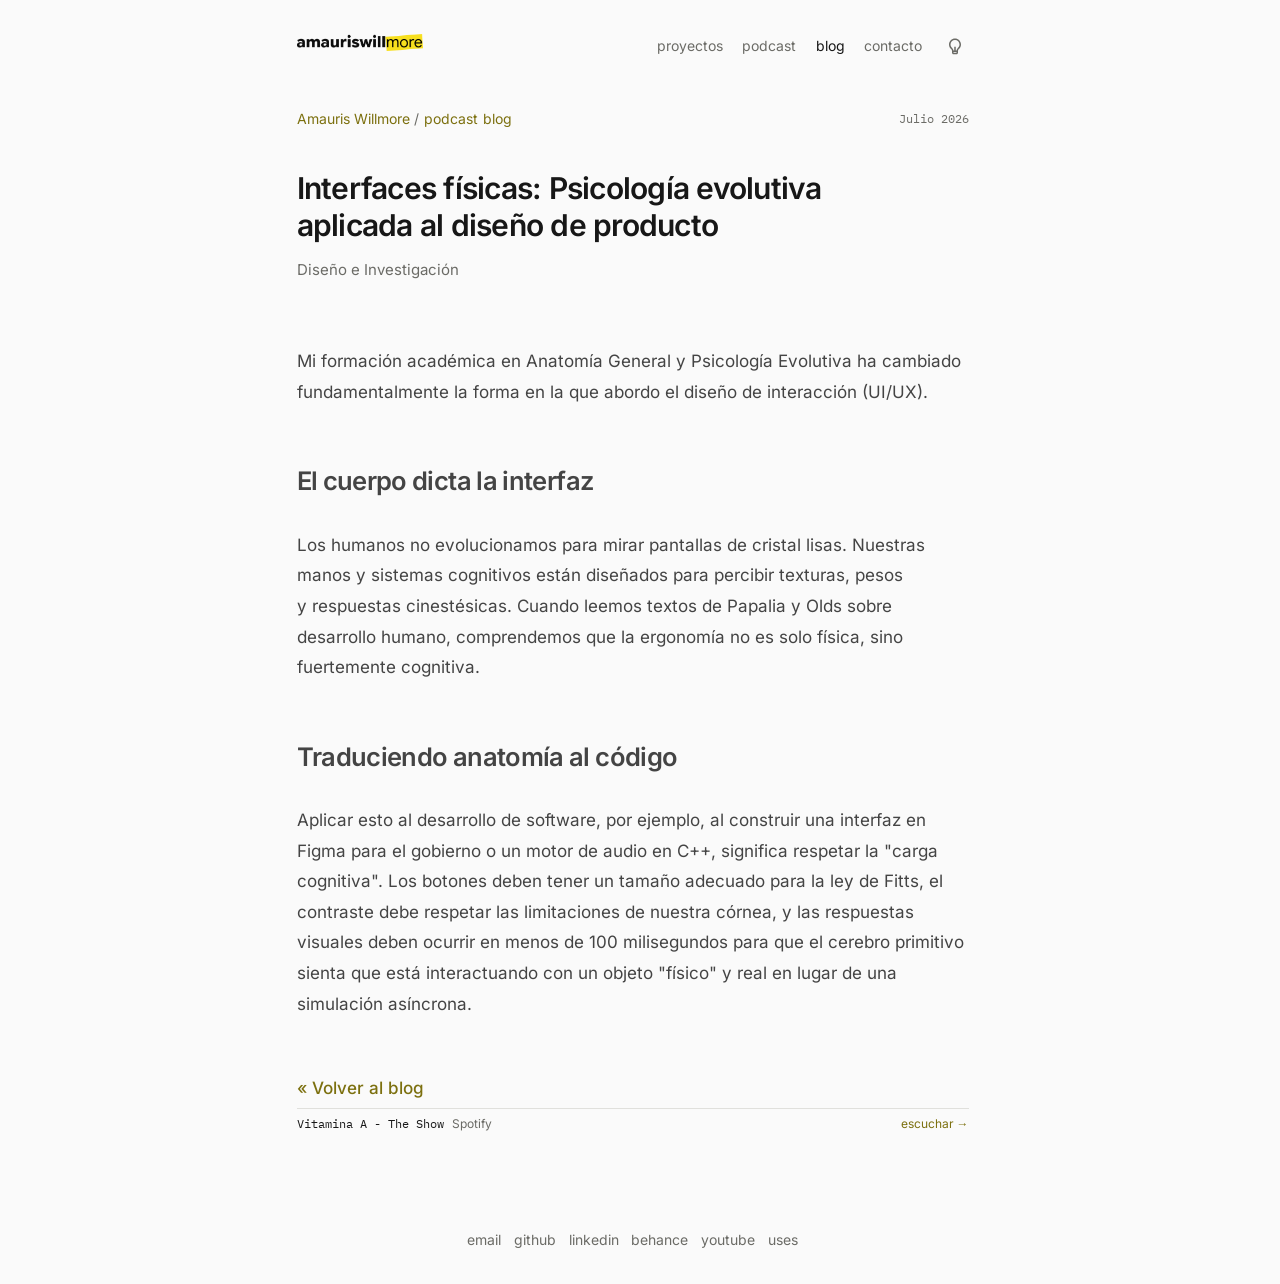
<file: nota-psicologia.html>
<!DOCTYPE html>
<html lang="es">
<head>
    <meta charset="UTF-8">
    <meta name="viewport" content="width=device-width, initial-scale=1.0">
    <title>Psicología evolutiva y diseño de producto - Amauris Willmore</title>
    <meta name="description" content="Anatomía y psicología evolutiva aplicadas a la carga cognitiva, la ley de Fitts y los tiempos de respuesta en el diseño de interfaces.">
    <meta name="theme-color" content="#fafafa" media="(prefers-color-scheme: light)">
    <meta name="theme-color" content="#0a0a0a" media="(prefers-color-scheme: dark)">
    <link rel="icon" href="favicon.ico" sizes="any">
    <link rel="icon" href="assets/icons/aw-mark.svg" type="image/svg+xml">
    <link rel="icon" href="assets/icons/aw-32.png" sizes="32x32" type="image/png">
    <link rel="apple-touch-icon" href="assets/icons/aw-180.png">
    <link rel="apple-touch-icon" href="assets/icons/aw-192.png">
    <link rel="mask-icon" href="assets/icons/aw-mark.svg" color="#f2e534">
    <link rel="manifest" href="site.webmanifest">
    <link rel="stylesheet" href="assets/css/main.css">
    <script src="assets/js/theme.js"></script>
</head>
<body class="page-wide">

    <div class="reading-progress" data-reading-progress aria-hidden="true"></div>

    <header class="site-header">
        <div class="site-title"><a href="index.html"><span class="site-title__mark" aria-hidden="true"></span><span class="visually-hidden">Amauris Willmore</span></a></div>
        <div class="site-header__actions">
            <nav class="site-nav" aria-label="Navegación principal">
                <a href="proyectos.html">proyectos</a>
                <a href="podcast.html">podcast</a>
                <a href="blog.html" aria-current="page">blog</a>
                <a href="contact.html">contacto</a>
            </nav>
            <button class="theme-switch" type="button" role="switch" aria-label="Tema oscuro" aria-checked="false" data-theme-switch>
                <span class="theme-switch__icon" aria-hidden="true"></span>
            </button>
        </div>
    </header>

    <main>
        <article class="article">
            <nav class="article__context" aria-label="Ruta de lectura">
                <div class="article__crumbs">
                    <a href="index.html">Amauris Willmore</a>
                    <span>/</span>
                    <a href="podcast.html">podcast</a>
                <a href="blog.html">blog</a>
                </div>
                <time class="site-time" datetime="2026-07">Julio 2026</time>
            </nav>

            <header class="article__header">
                <h1 class="article__title">Interfaces físicas: Psicología evolutiva aplicada al diseño de producto</h1>
                <p class="article__standfirst">Diseño e Investigación</p>
            </header>

            <div class="article__body prose">
                <p>Mi formación académica en Anatomía General y Psicología Evolutiva ha cambiado fundamentalmente la forma en la que abordo el diseño de interacción (UI/UX).</p>

                <h2>El cuerpo dicta la interfaz</h2>
                <p>Los humanos no evolucionamos para mirar pantallas de cristal lisas. Nuestras manos y sistemas cognitivos están diseñados para percibir texturas, pesos y respuestas cinestésicas. Cuando leemos textos de Papalia y Olds sobre desarrollo humano, comprendemos que la ergonomía no es solo física, sino fuertemente cognitiva.</p>

                <h2>Traduciendo anatomía al código</h2>
                <p>Aplicar esto al desarrollo de software, por ejemplo, al construir una interfaz en Figma para el gobierno o un motor de audio en C++, significa respetar la "carga cognitiva". Los botones deben tener un tamaño adecuado para la ley de Fitts, el contraste debe respetar las limitaciones de nuestra córnea, y las respuestas visuales deben ocurrir en menos de 100 milisegundos para que el cerebro primitivo sienta que está interactuando con un objeto "físico" y real en lugar de una simulación asíncrona.</p>

                <a class="article__back" href="blog.html">« Volver al blog</a>
            </div>
        </article>
    </main>

    <div class="podcast-bar">
        <span class="podcast-bar__title">Vitamina A - The Show</span>
        <span class="podcast-bar__meta">Spotify</span>
        <a class="podcast-bar__cta" href="https://open.spotify.com/show/3NXVANQZm2sh5C669LGWs9" target="_blank" rel="noopener noreferrer">escuchar &rarr;</a>
    </div>

    <footer class="site-footer">
        <nav class="site-footer__links" aria-label="Enlaces del pie">
            <a href="mailto:amauriswillwork@gmail.com">email</a>
            <a href="https://github.com/amauriswill" target="_blank" rel="noopener noreferrer">github</a>
            <a href="https://www.linkedin.com/in/amauriswill/" target="_blank" rel="noopener noreferrer">linkedin</a>
            <a href="https://behance.net/amauriswill" target="_blank" rel="noopener noreferrer">behance</a>
            <a href="https://youtube.com/@amaurisfolio" target="_blank" rel="noopener noreferrer">youtube</a>
            <a href="uses.html">uses</a>
        </nav>
    </footer>

</body>
</html>
</file>
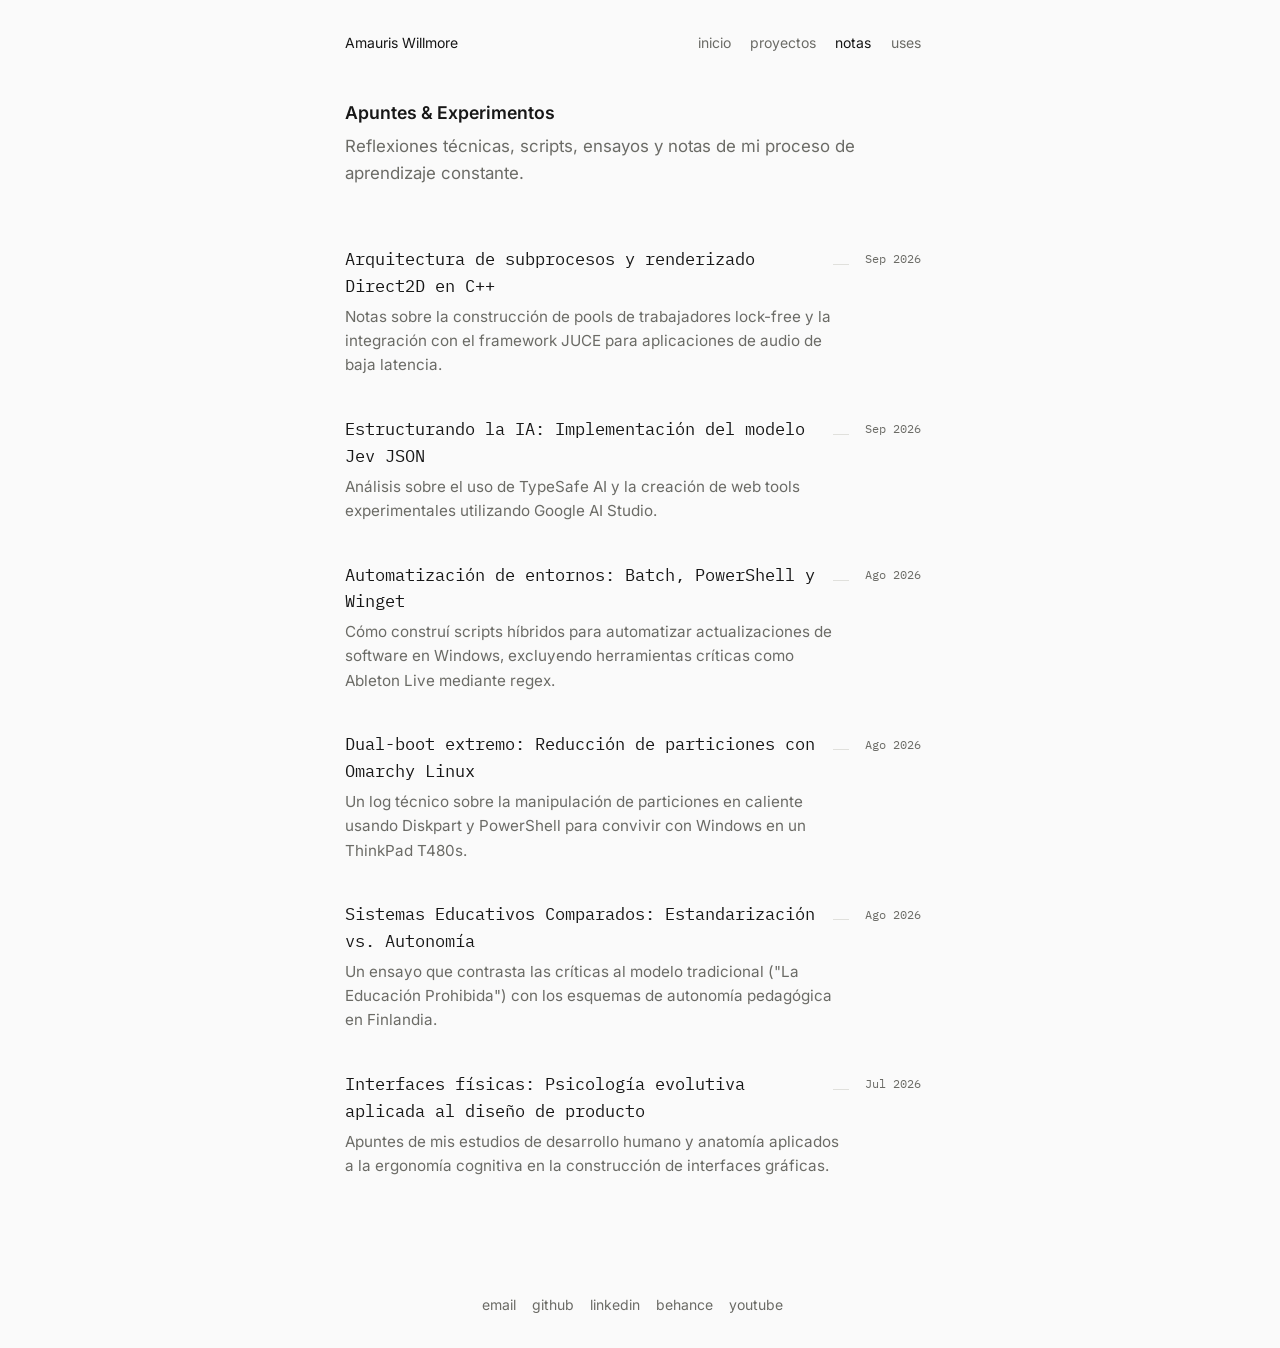
<file: notas.html>
<!DOCTYPE html>
<html lang="es">
<head>
    <meta charset="UTF-8">
    <meta name="viewport" content="width=device-width, initial-scale=1.0">
    <title>Apuntes &amp; Experimentos - Amauris Willmore</title>
    <meta name="description" content="Artículos, notas técnicas y ensayos sobre desarrollo, automatización y diseño.">
    <link rel="stylesheet" href="assets/css/main.css">
</head>
<body>

    <header class="site-header">
        <div class="site-title"><a href="index.html">Amauris Willmore</a></div>
        <nav class="site-nav" aria-label="Navegación principal">
            <a href="index.html">inicio</a>
            <a href="proyectos.html">proyectos</a>
            <a href="notas.html" aria-current="page">notas</a>
            <a href="stack.html">uses</a>
        </nav>
    </header>

    <main>
        <section class="page-intro">
            <h1 class="page-title">Apuntes &amp; Experimentos</h1>
            <p class="subtitle">Reflexiones técnicas, scripts, ensayos y notas de mi proceso de aprendizaje constante.</p>
        </section>

        <section class="notes">
            <ul class="entry-list">
                <li class="entry entry--detail">
                    <div class="entry__body">
                        <a class="entry__title" href="nota-cpp.html">Arquitectura de subprocesos y renderizado Direct2D en C++</a>
                        <p class="entry__desc">Notas sobre la construcción de pools de trabajadores lock-free y la integración con el framework JUCE para aplicaciones de audio de baja latencia.</p>
                    </div>
                    <span class="entry__meta">Sep 2026</span>
                </li>

                <li class="entry entry--detail">
                    <div class="entry__body">
                        <a class="entry__title" href="nota-ia.html">Estructurando la IA: Implementación del modelo Jev JSON</a>
                        <p class="entry__desc">Análisis sobre el uso de TypeSafe AI y la creación de web tools experimentales utilizando Google AI Studio.</p>
                    </div>
                    <span class="entry__meta">Sep 2026</span>
                </li>

                <li class="entry entry--detail">
                    <div class="entry__body">
                        <a class="entry__title" href="nota-automatizacion.html">Automatización de entornos: Batch, PowerShell y Winget</a>
                        <p class="entry__desc">Cómo construí scripts híbridos para automatizar actualizaciones de software en Windows, excluyendo herramientas críticas como Ableton Live mediante regex.</p>
                    </div>
                    <span class="entry__meta">Ago 2026</span>
                </li>

                <li class="entry entry--detail">
                    <div class="entry__body">
                        <a class="entry__title" href="nota-omarchy.html">Dual-boot extremo: Reducción de particiones con Omarchy Linux</a>
                        <p class="entry__desc">Un log técnico sobre la manipulación de particiones en caliente usando Diskpart y PowerShell para convivir con Windows en un ThinkPad T480s.</p>
                    </div>
                    <span class="entry__meta">Ago 2026</span>
                </li>

                <li class="entry entry--detail">
                    <div class="entry__body">
                        <a class="entry__title" href="nota-educacion.html">Sistemas Educativos Comparados: Estandarización vs. Autonomía</a>
                        <p class="entry__desc">Un ensayo que contrasta las críticas al modelo tradicional ("La Educación Prohibida") con los esquemas de autonomía pedagógica en Finlandia.</p>
                    </div>
                    <span class="entry__meta">Ago 2026</span>
                </li>

                <li class="entry entry--detail">
                    <div class="entry__body">
                        <a class="entry__title" href="nota-psicologia.html">Interfaces físicas: Psicología evolutiva aplicada al diseño de producto</a>
                        <p class="entry__desc">Apuntes de mis estudios de desarrollo humano y anatomía aplicados a la ergonomía cognitiva en la construcción de interfaces gráficas.</p>
                    </div>
                    <span class="entry__meta">Jul 2026</span>
                </li>
            </ul>
        </section>
    </main>

    <footer class="site-footer">
        <a href="mailto:amauriswillwork@gmail.com">email</a>
        <a href="https://github.com/amauriswill" target="_blank" rel="noopener noreferrer">github</a>
        <a href="https://www.linkedin.com/in/amauriswill/" target="_blank" rel="noopener noreferrer">linkedin</a>
        <a href="https://behance.net/amauriswill" target="_blank" rel="noopener noreferrer">behance</a>
        <a href="https://youtube.com/@amaurisfolio" target="_blank" rel="noopener noreferrer">youtube</a>
    </footer>

</body>
</html>
</file>
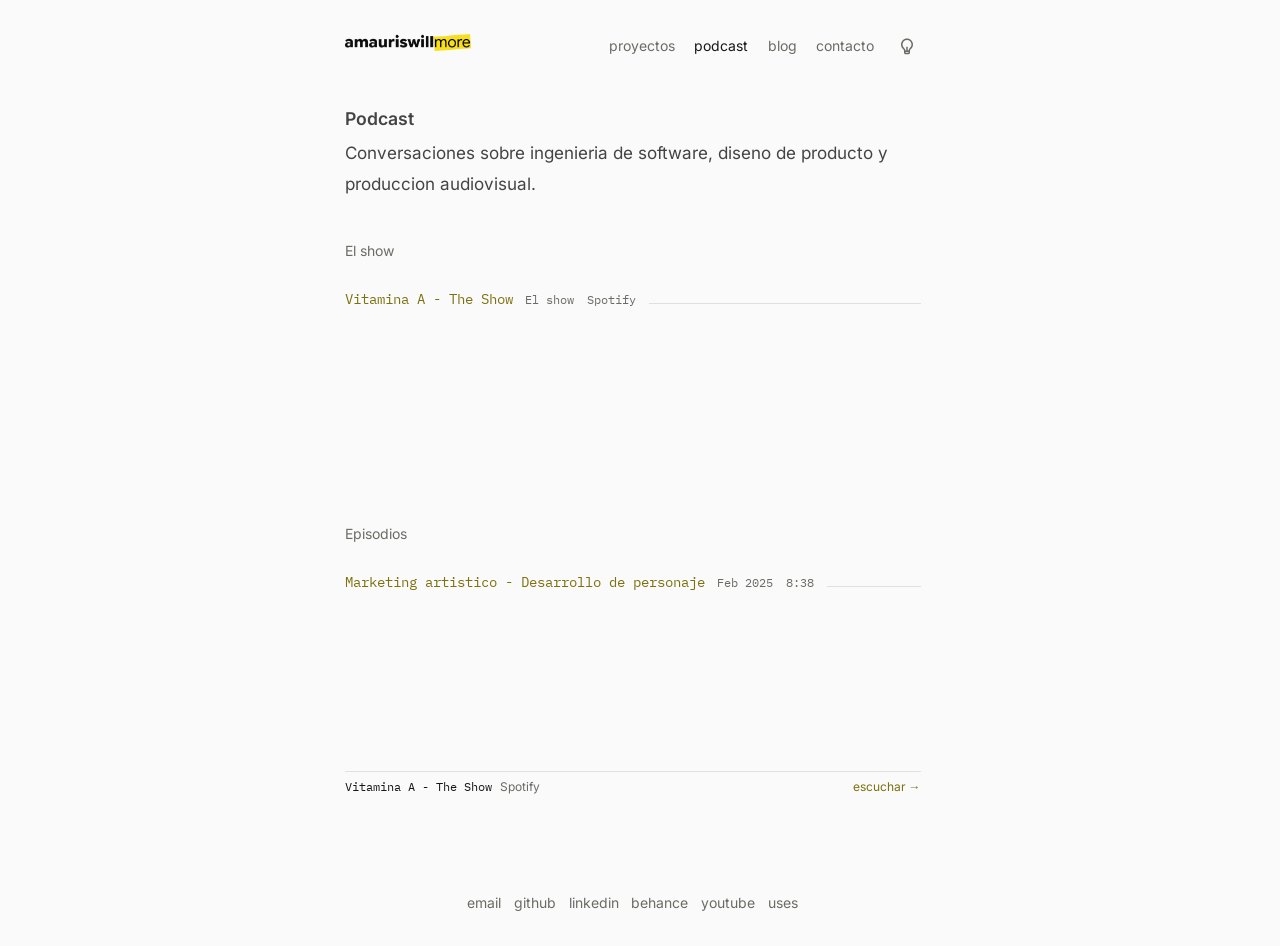
<file: podcast.html>
<!DOCTYPE html>
<html lang="es">
<head>
    <meta charset="UTF-8">
    <meta name="viewport" content="width=device-width, initial-scale=1.0">
    <title>Podcast - Amauris Willmore</title>
    <meta name="description" content="Episodios del podcast de Amauris Willmore sobre ingenieria de software, diseno de producto y produccion audiovisual.">
    <meta name="theme-color" content="#fafafa" media="(prefers-color-scheme: light)">
    <meta name="theme-color" content="#0a0a0a" media="(prefers-color-scheme: dark)">
    <link rel="icon" href="favicon.ico" sizes="any">
    <link rel="icon" href="assets/icons/aw-mark.svg" type="image/svg+xml">
    <link rel="icon" href="assets/icons/aw-32.png" sizes="32x32" type="image/png">
    <link rel="apple-touch-icon" href="assets/icons/aw-180.png">
    <link rel="apple-touch-icon" href="assets/icons/aw-192.png">
    <link rel="mask-icon" href="assets/icons/aw-mark.svg" color="#f2e534">
    <link rel="manifest" href="site.webmanifest">
    <link rel="stylesheet" href="assets/css/main.css">
    <script src="assets/js/theme.js"></script>
</head>
<body>

    <div class="reading-progress" data-reading-progress aria-hidden="true"></div>

    <header class="site-header">
        <div class="site-title"><a href="index.html"><span class="site-title__mark" aria-hidden="true"></span><span class="visually-hidden">Amauris Willmore</span></a></div>
        <div class="site-header__actions">
            <nav class="site-nav" aria-label="Navegación principal">
                <a href="proyectos.html">proyectos</a>
                <a href="podcast.html" aria-current="page">podcast</a>
                <a href="blog.html">blog</a>
                <a href="contact.html">contacto</a>
            </nav>
            <button class="theme-switch" type="button" role="switch" aria-label="Tema oscuro" aria-checked="false" data-theme-switch>
                <span class="theme-switch__icon" aria-hidden="true"></span>
            </button>
        </div>
    </header>

    <main>
        <section class="page-intro prose">
            <h1 class="page-title">Podcast</h1>
            <p>Conversaciones sobre ingenieria de software, diseno de producto y produccion audiovisual.</p>
        </section>

        <section class="episodes">
            <h2 class="section-title">El show</h2>

            <ul class="entry-list">
                <li class="episode-card">
                    <div class="episode-card__title">
                        <a href="https://open.spotify.com/show/3NXVANQZm2sh5C669LGWs9" target="_blank" rel="noopener noreferrer">Vitamina A - The Show</a>
                        <span class="episode-card__meta"><span>El show</span><span>Spotify</span></span>
                    </div>
                    <iframe
                        class="episode-card__frame"
                        src="https://open.spotify.com/embed/show/3NXVANQZm2sh5C669LGWs9"
                        width="100%"
                        height="152"
                        frameborder="0"
                        allow="clipboard-write; encrypted-media; fullscreen; picture-in-picture"
                        loading="lazy"
                        title="Vitamina A - The Show en Spotify">
                    </iframe>
                </li>
            </ul>
        </section>

        <section class="episodes-list">
            <h2 class="section-title">Episodios</h2>

            <ul class="entry-list">
                <li class="episode-card">
                    <div class="episode-card__title">
                        <a href="https://open.spotify.com/episode/0bZRQ24fZotTxXX3BsBNGP" target="_blank" rel="noopener noreferrer">Marketing artistico - Desarrollo de personaje</a>
                        <span class="episode-card__meta"><span>Feb 2025</span><span>8:38</span></span>
                    </div>
                    <iframe
                        class="episode-card__frame"
                        src="https://open.spotify.com/embed/episode/0bZRQ24fZotTxXX3BsBNGP"
                        width="100%"
                        height="152"
                        frameborder="0"
                        allow="clipboard-write; encrypted-media; fullscreen; picture-in-picture"
                        loading="lazy"
                        title="Marketing artistico - Desarrollo de personaje en Spotify">
                    </iframe>
                </li>
            </ul>
        </section>
    </main>

    <div class="podcast-bar">
        <span class="podcast-bar__title">Vitamina A - The Show</span>
        <span class="podcast-bar__meta">Spotify</span>
        <a class="podcast-bar__cta" href="https://open.spotify.com/show/3NXVANQZm2sh5C669LGWs9" target="_blank" rel="noopener noreferrer">escuchar &rarr;</a>
    </div>

    <footer class="site-footer">
        <nav class="site-footer__links" aria-label="Enlaces del pie">
            <a href="mailto:amauriswillwork@gmail.com">email</a>
            <a href="https://github.com/amauriswill" target="_blank" rel="noopener noreferrer">github</a>
            <a href="https://www.linkedin.com/in/amauriswill/" target="_blank" rel="noopener noreferrer">linkedin</a>
            <a href="https://behance.net/amauriswill" target="_blank" rel="noopener noreferrer">behance</a>
            <a href="https://youtube.com/@amaurisfolio" target="_blank" rel="noopener noreferrer">youtube</a>
            <a href="uses.html">uses</a>
        </nav>
    </footer>

</body>
</html>
</file>
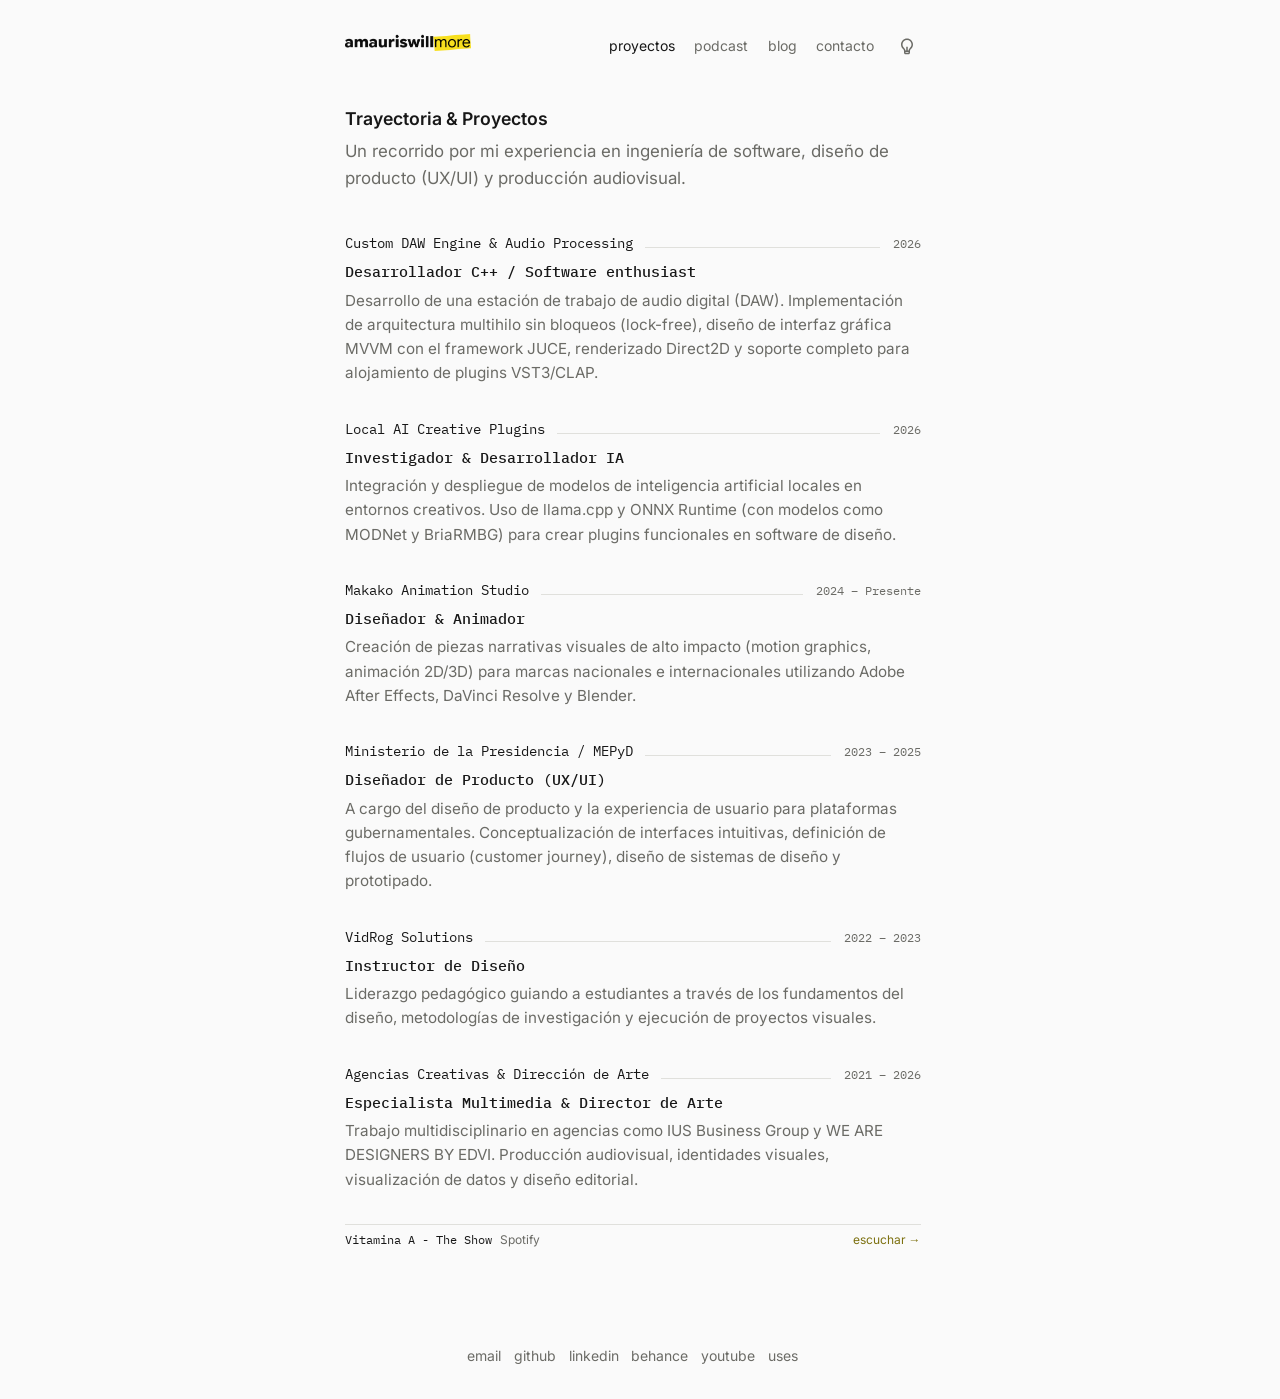
<file: proyectos.html>
<!DOCTYPE html>
<html lang="es">
<head>
    <meta charset="UTF-8">
    <meta name="viewport" content="width=device-width, initial-scale=1.0">
    <title>Proyectos &amp; Experiencia - Amauris Willmore</title>
    <meta name="description" content="Trayectoria profesional y proyectos destacados en desarrollo C++, diseño UX/UI y motion graphics.">
    <meta name="theme-color" content="#fafafa" media="(prefers-color-scheme: light)">
    <meta name="theme-color" content="#0a0a0a" media="(prefers-color-scheme: dark)">
    <link rel="icon" href="favicon.ico" sizes="any">
    <link rel="icon" href="assets/icons/aw-mark.svg" type="image/svg+xml">
    <link rel="icon" href="assets/icons/aw-32.png" sizes="32x32" type="image/png">
    <link rel="apple-touch-icon" href="assets/icons/aw-180.png">
    <link rel="apple-touch-icon" href="assets/icons/aw-192.png">
    <link rel="mask-icon" href="assets/icons/aw-mark.svg" color="#f2e534">
    <link rel="manifest" href="site.webmanifest">
    <link rel="stylesheet" href="assets/css/main.css">
    <script src="assets/js/theme.js"></script>
</head>
<body>

    <div class="reading-progress" data-reading-progress aria-hidden="true"></div>

    <header class="site-header">
        <div class="site-title"><a href="index.html"><span class="site-title__mark" aria-hidden="true"></span><span class="visually-hidden">Amauris Willmore</span></a></div>
        <div class="site-header__actions">
            <nav class="site-nav" aria-label="Navegación principal">
                <a href="proyectos.html" aria-current="page">proyectos</a>
                <a href="podcast.html">podcast</a>
                <a href="blog.html">blog</a>
                <a href="contact.html">contacto</a>
            </nav>
            <button class="theme-switch" type="button" role="switch" aria-label="Tema oscuro" aria-checked="false" data-theme-switch>
                <span class="theme-switch__icon" aria-hidden="true"></span>
            </button>
        </div>
    </header>

    <main>
        <section class="page-intro">
            <h1 class="page-title">Trayectoria &amp; Proyectos</h1>
            <p class="subtitle">Un recorrido por mi experiencia en ingeniería de software, diseño de producto (UX/UI) y producción audiovisual.</p>
        </section>

        <section class="projects">
            <ul class="project-list">
                <li class="project">
                    <div class="project__header">
                        <span class="project__title">Custom DAW Engine &amp; Audio Processing</span>
                        <span class="project__meta">2026</span>
                    </div>
                    <p class="project__role">Desarrollador C++ / Software enthusiast</p>
                    <p class="project__desc">Desarrollo de una estación de trabajo de audio digital (DAW). Implementación de arquitectura multihilo sin bloqueos (lock-free), diseño de interfaz gráfica MVVM con el framework JUCE, renderizado Direct2D y soporte completo para alojamiento de plugins VST3/CLAP.</p>
                </li>

                <li class="project">
                    <div class="project__header">
                        <span class="project__title">Local AI Creative Plugins</span>
                        <span class="project__meta">2026</span>
                    </div>
                    <p class="project__role">Investigador &amp; Desarrollador IA</p>
                    <p class="project__desc">Integración y despliegue de modelos de inteligencia artificial locales en entornos creativos. Uso de llama.cpp y ONNX Runtime (con modelos como MODNet y BriaRMBG) para crear plugins funcionales en software de diseño.</p>
                </li>

                <li class="project">
                    <div class="project__header">
                        <span class="project__title">Makako Animation Studio</span>
                        <span class="project__meta">2024 – Presente</span>
                    </div>
                    <p class="project__role">Diseñador &amp; Animador</p>
                    <p class="project__desc">Creación de piezas narrativas visuales de alto impacto (motion graphics, animación 2D/3D) para marcas nacionales e internacionales utilizando Adobe After Effects, DaVinci Resolve y Blender.</p>
                </li>

                <li class="project">
                    <div class="project__header">
                        <span class="project__title">Ministerio de la Presidencia / MEPyD</span>
                        <span class="project__meta">2023 – 2025</span>
                    </div>
                    <p class="project__role">Diseñador de Producto (UX/UI)</p>
                    <p class="project__desc">A cargo del diseño de producto y la experiencia de usuario para plataformas gubernamentales. Conceptualización de interfaces intuitivas, definición de flujos de usuario (customer journey), diseño de sistemas de diseño y prototipado.</p>
                </li>

                <li class="project">
                    <div class="project__header">
                        <span class="project__title">VidRog Solutions</span>
                        <span class="project__meta">2022 – 2023</span>
                    </div>
                    <p class="project__role">Instructor de Diseño</p>
                    <p class="project__desc">Liderazgo pedagógico guiando a estudiantes a través de los fundamentos del diseño, metodologías de investigación y ejecución de proyectos visuales.</p>
                </li>

                <li class="project">
                    <div class="project__header">
                        <span class="project__title">Agencias Creativas &amp; Dirección de Arte</span>
                        <span class="project__meta">2021 – 2026</span>
                    </div>
                    <p class="project__role">Especialista Multimedia &amp; Director de Arte</p>
                    <p class="project__desc">Trabajo multidisciplinario en agencias como IUS Business Group y WE ARE DESIGNERS BY EDVI. Producción audiovisual, identidades visuales, visualización de datos y diseño editorial.</p>
                </li>
            </ul>
        </section>
    </main>

    <div class="podcast-bar">
        <span class="podcast-bar__title">Vitamina A - The Show</span>
        <span class="podcast-bar__meta">Spotify</span>
        <a class="podcast-bar__cta" href="https://open.spotify.com/show/3NXVANQZm2sh5C669LGWs9" target="_blank" rel="noopener noreferrer">escuchar &rarr;</a>
    </div>

    <footer class="site-footer">
        <nav class="site-footer__links" aria-label="Enlaces del pie">
            <a href="mailto:amauriswillwork@gmail.com">email</a>
            <a href="https://github.com/amauriswill" target="_blank" rel="noopener noreferrer">github</a>
            <a href="https://www.linkedin.com/in/amauriswill/" target="_blank" rel="noopener noreferrer">linkedin</a>
            <a href="https://behance.net/amauriswill" target="_blank" rel="noopener noreferrer">behance</a>
            <a href="https://youtube.com/@amaurisfolio" target="_blank" rel="noopener noreferrer">youtube</a>
            <a href="uses.html">uses</a>
        </nav>
    </footer>

</body>
</html>
</file>
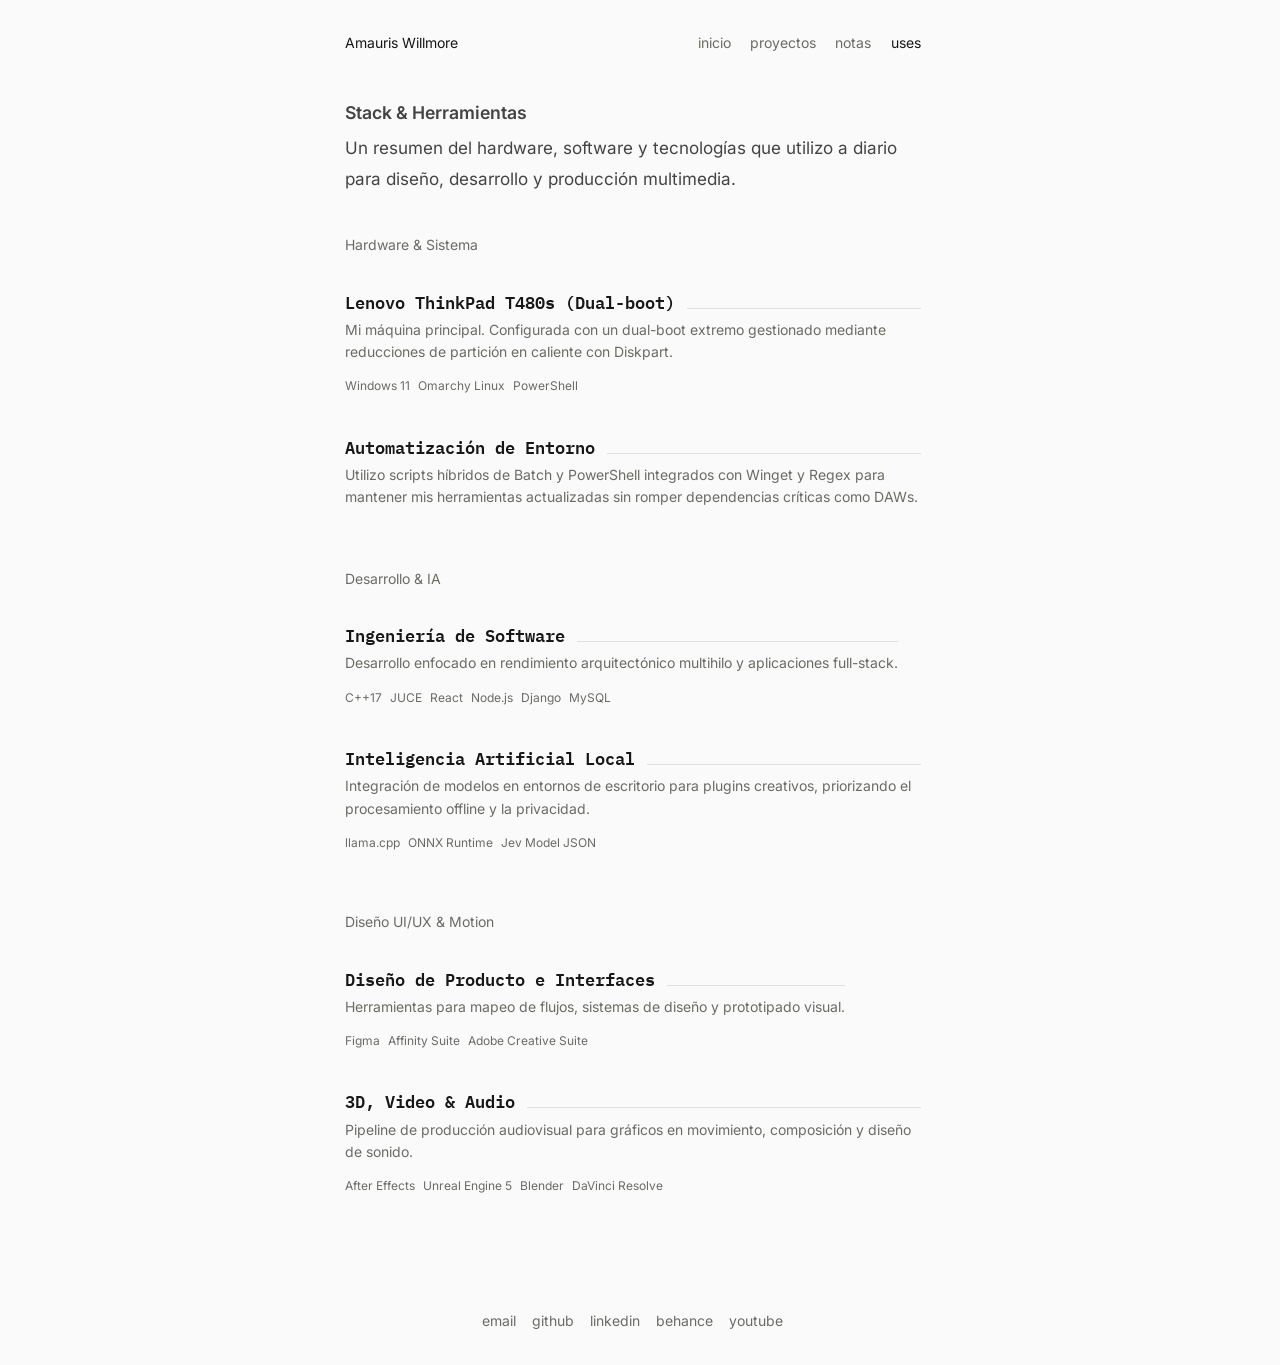
<file: stack.html>
<!DOCTYPE html>
<html lang="es">
<head>
    <meta charset="UTF-8">
    <meta name="viewport" content="width=device-width, initial-scale=1.0">
    <title>Uses / Stack - Amauris Willmore</title>
    <meta name="description" content="Hardware, software y tecnologías que utilizo a diario para diseño, desarrollo y producción multimedia.">
    <link rel="stylesheet" href="assets/css/main.css">
</head>
<body>

    <header class="site-header">
        <div class="site-title"><a href="index.html">Amauris Willmore</a></div>
        <nav class="site-nav" aria-label="Navegación principal">
            <a href="index.html">inicio</a>
            <a href="proyectos.html">proyectos</a>
            <a href="notas.html">notas</a>
            <a href="stack.html" aria-current="page">uses</a>
        </nav>
    </header>

    <main>
        <section class="page-intro prose">
            <h1 class="page-title">Stack &amp; Herramientas</h1>
            <p>Un resumen del hardware, software y tecnologías que utilizo a diario para diseño, desarrollo y producción multimedia.</p>
        </section>

        <section class="stack">
            <h2 class="section-title">Hardware &amp; Sistema</h2>

            <ul class="entry-list">
                <li class="entry entry--block">
                    <div class="entry__body">
                        <span class="entry__title">Lenovo ThinkPad T480s (Dual-boot)</span>
                        <p class="entry__desc">Mi máquina principal. Configurada con un dual-boot extremo gestionado mediante reducciones de partición en caliente con Diskpart.</p>
                        <div class="tags">
                            <span class="tag">Windows 11</span>
                            <span class="tag">Omarchy Linux</span>
                            <span class="tag">PowerShell</span>
                        </div>
                    </div>
                </li>
                <li class="entry entry--block">
                    <div class="entry__body">
                        <span class="entry__title">Automatización de Entorno</span>
                        <p class="entry__desc">Utilizo scripts híbridos de Batch y PowerShell integrados con Winget y Regex para mantener mis herramientas actualizadas sin romper dependencias críticas como DAWs.</p>
                    </div>
                </li>
            </ul>

            <h2 class="section-title">Desarrollo &amp; IA</h2>

            <ul class="entry-list">
                <li class="entry entry--block">
                    <div class="entry__body">
                        <span class="entry__title">Ingeniería de Software</span>
                        <p class="entry__desc">Desarrollo enfocado en rendimiento arquitectónico multihilo y aplicaciones full-stack.</p>
                        <div class="tags">
                            <span class="tag">C++17</span>
                            <span class="tag">JUCE</span>
                            <span class="tag">React</span>
                            <span class="tag">Node.js</span>
                            <span class="tag">Django</span>
                            <span class="tag">MySQL</span>
                        </div>
                    </div>
                </li>
                <li class="entry entry--block">
                    <div class="entry__body">
                        <span class="entry__title">Inteligencia Artificial Local</span>
                        <p class="entry__desc">Integración de modelos en entornos de escritorio para plugins creativos, priorizando el procesamiento offline y la privacidad.</p>
                        <div class="tags">
                            <span class="tag">llama.cpp</span>
                            <span class="tag">ONNX Runtime</span>
                            <span class="tag">Jev Model JSON</span>
                        </div>
                    </div>
                </li>
            </ul>

            <h2 class="section-title">Diseño UI/UX &amp; Motion</h2>

            <ul class="entry-list">
                <li class="entry entry--block">
                    <div class="entry__body">
                        <span class="entry__title">Diseño de Producto e Interfaces</span>
                        <p class="entry__desc">Herramientas para mapeo de flujos, sistemas de diseño y prototipado visual.</p>
                        <div class="tags">
                            <span class="tag">Figma</span>
                            <span class="tag">Affinity Suite</span>
                            <span class="tag">Adobe Creative Suite</span>
                        </div>
                    </div>
                </li>
                <li class="entry entry--block">
                    <div class="entry__body">
                        <span class="entry__title">3D, Video &amp; Audio</span>
                        <p class="entry__desc">Pipeline de producción audiovisual para gráficos en movimiento, composición y diseño de sonido.</p>
                        <div class="tags">
                            <span class="tag">After Effects</span>
                            <span class="tag">Unreal Engine 5</span>
                            <span class="tag">Blender</span>
                            <span class="tag">DaVinci Resolve</span>
                        </div>
                    </div>
                </li>
            </ul>
        </section>
    </main>

    <footer class="site-footer">
        <a href="mailto:amauriswillwork@gmail.com">email</a>
        <a href="https://github.com/amauriswill" target="_blank" rel="noopener noreferrer">github</a>
        <a href="https://www.linkedin.com/in/amauriswill/" target="_blank" rel="noopener noreferrer">linkedin</a>
        <a href="https://behance.net/amauriswill" target="_blank" rel="noopener noreferrer">behance</a>
        <a href="https://youtube.com/@amaurisfolio" target="_blank" rel="noopener noreferrer">youtube</a>
    </footer>

</body>
</html>
</file>
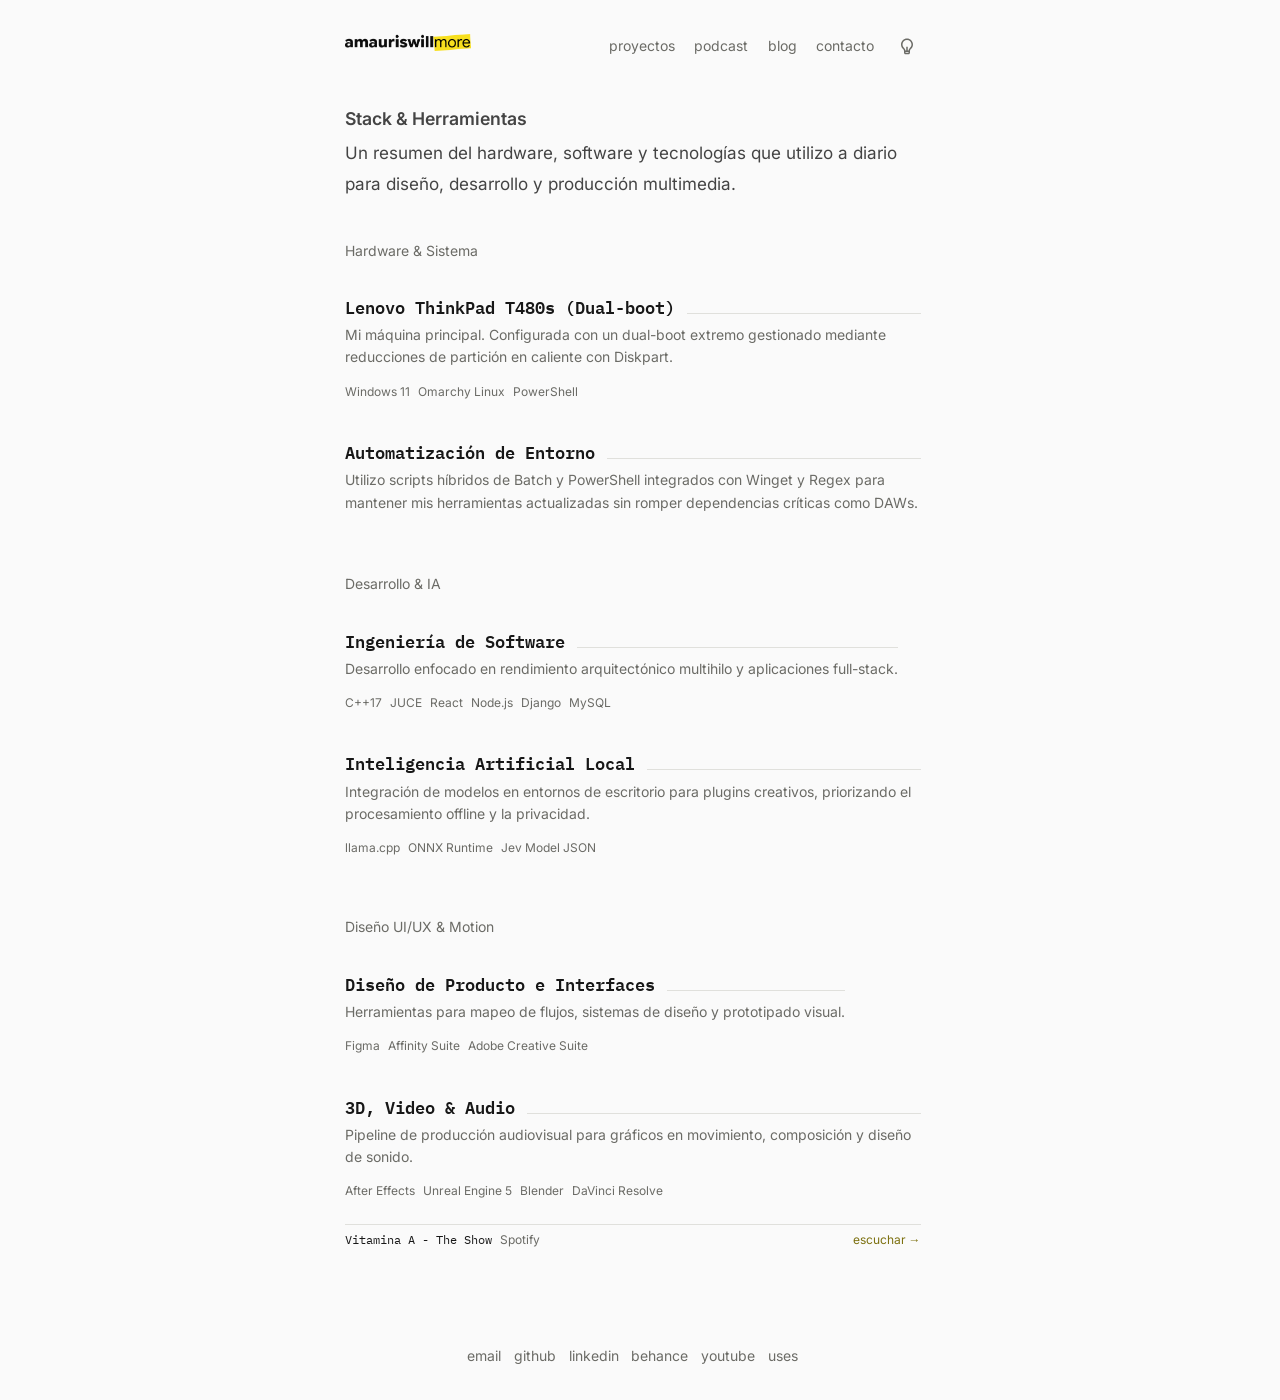
<file: uses.html>
<!DOCTYPE html>
<html lang="es">
<head>
    <meta charset="UTF-8">
    <meta name="viewport" content="width=device-width, initial-scale=1.0">
    <title>Uses / Stack - Amauris Willmore</title>
    <meta name="description" content="Hardware, software y tecnologías que utilizo a diario para diseño, desarrollo y producción multimedia.">
    <meta name="theme-color" content="#fafafa" media="(prefers-color-scheme: light)">
    <meta name="theme-color" content="#0a0a0a" media="(prefers-color-scheme: dark)">
    <link rel="icon" href="favicon.ico" sizes="any">
    <link rel="icon" href="assets/icons/aw-mark.svg" type="image/svg+xml">
    <link rel="icon" href="assets/icons/aw-32.png" sizes="32x32" type="image/png">
    <link rel="apple-touch-icon" href="assets/icons/aw-180.png">
    <link rel="apple-touch-icon" href="assets/icons/aw-192.png">
    <link rel="mask-icon" href="assets/icons/aw-mark.svg" color="#f2e534">
    <link rel="manifest" href="site.webmanifest">
    <link rel="stylesheet" href="assets/css/main.css">
    <script src="assets/js/theme.js"></script>
</head>
<body>

    <div class="reading-progress" data-reading-progress aria-hidden="true"></div>

    <header class="site-header">
        <div class="site-title"><a href="index.html"><span class="site-title__mark" aria-hidden="true"></span><span class="visually-hidden">Amauris Willmore</span></a></div>
        <div class="site-header__actions">
            <nav class="site-nav" aria-label="Navegación principal">
                <a href="proyectos.html">proyectos</a>
                <a href="podcast.html">podcast</a>
                <a href="blog.html">blog</a>
                <a href="contact.html">contacto</a>
            </nav>
            <button class="theme-switch" type="button" role="switch" aria-label="Tema oscuro" aria-checked="false" data-theme-switch>
                <span class="theme-switch__icon" aria-hidden="true"></span>
            </button>
        </div>
    </header>

    <main>
        <section class="page-intro prose">
            <h1 class="page-title">Stack &amp; Herramientas</h1>
            <p>Un resumen del hardware, software y tecnologías que utilizo a diario para diseño, desarrollo y producción multimedia.</p>
        </section>

        <section class="stack">
            <h2 class="section-title">Hardware &amp; Sistema</h2>

            <ul class="entry-list">
                <li class="entry entry--block">
                    <div class="entry__body">
                        <span class="entry__title">Lenovo ThinkPad T480s (Dual-boot)</span>
                        <p class="entry__desc">Mi máquina principal. Configurada con un dual-boot extremo gestionado mediante reducciones de partición en caliente con Diskpart.</p>
                        <div class="tags">
                            <span class="tag">Windows 11</span>
                            <span class="tag">Omarchy Linux</span>
                            <span class="tag">PowerShell</span>
                        </div>
                    </div>
                </li>
                <li class="entry entry--block">
                    <div class="entry__body">
                        <span class="entry__title">Automatización de Entorno</span>
                        <p class="entry__desc">Utilizo scripts híbridos de Batch y PowerShell integrados con Winget y Regex para mantener mis herramientas actualizadas sin romper dependencias críticas como DAWs.</p>
                    </div>
                </li>
            </ul>

            <h2 class="section-title">Desarrollo &amp; IA</h2>

            <ul class="entry-list">
                <li class="entry entry--block">
                    <div class="entry__body">
                        <span class="entry__title">Ingeniería de Software</span>
                        <p class="entry__desc">Desarrollo enfocado en rendimiento arquitectónico multihilo y aplicaciones full-stack.</p>
                        <div class="tags">
                            <span class="tag">C++17</span>
                            <span class="tag">JUCE</span>
                            <span class="tag">React</span>
                            <span class="tag">Node.js</span>
                            <span class="tag">Django</span>
                            <span class="tag">MySQL</span>
                        </div>
                    </div>
                </li>
                <li class="entry entry--block">
                    <div class="entry__body">
                        <span class="entry__title">Inteligencia Artificial Local</span>
                        <p class="entry__desc">Integración de modelos en entornos de escritorio para plugins creativos, priorizando el procesamiento offline y la privacidad.</p>
                        <div class="tags">
                            <span class="tag">llama.cpp</span>
                            <span class="tag">ONNX Runtime</span>
                            <span class="tag">Jev Model JSON</span>
                        </div>
                    </div>
                </li>
            </ul>

            <h2 class="section-title">Diseño UI/UX &amp; Motion</h2>

            <ul class="entry-list">
                <li class="entry entry--block">
                    <div class="entry__body">
                        <span class="entry__title">Diseño de Producto e Interfaces</span>
                        <p class="entry__desc">Herramientas para mapeo de flujos, sistemas de diseño y prototipado visual.</p>
                        <div class="tags">
                            <span class="tag">Figma</span>
                            <span class="tag">Affinity Suite</span>
                            <span class="tag">Adobe Creative Suite</span>
                        </div>
                    </div>
                </li>
                <li class="entry entry--block">
                    <div class="entry__body">
                        <span class="entry__title">3D, Video &amp; Audio</span>
                        <p class="entry__desc">Pipeline de producción audiovisual para gráficos en movimiento, composición y diseño de sonido.</p>
                        <div class="tags">
                            <span class="tag">After Effects</span>
                            <span class="tag">Unreal Engine 5</span>
                            <span class="tag">Blender</span>
                            <span class="tag">DaVinci Resolve</span>
                        </div>
                    </div>
                </li>
            </ul>
        </section>
    </main>

    <div class="podcast-bar">
        <span class="podcast-bar__title">Vitamina A - The Show</span>
        <span class="podcast-bar__meta">Spotify</span>
        <a class="podcast-bar__cta" href="https://open.spotify.com/show/3NXVANQZm2sh5C669LGWs9" target="_blank" rel="noopener noreferrer">escuchar &rarr;</a>
    </div>

    <footer class="site-footer">
        <nav class="site-footer__links" aria-label="Enlaces del pie">
            <a href="mailto:amauriswillwork@gmail.com">email</a>
            <a href="https://github.com/amauriswill" target="_blank" rel="noopener noreferrer">github</a>
            <a href="https://www.linkedin.com/in/amauriswill/" target="_blank" rel="noopener noreferrer">linkedin</a>
            <a href="https://behance.net/amauriswill" target="_blank" rel="noopener noreferrer">behance</a>
            <a href="https://youtube.com/@amaurisfolio" target="_blank" rel="noopener noreferrer">youtube</a>
            <a href="uses.html">uses</a>
        </nav>
    </footer>

</body>
</html>
</file>
<file: assets/css/main.css>
@font-face {
    font-family: "Inter";
    font-style: normal;
    font-weight: 100 900;
    font-display: swap;
    src: url("../fonts/inter-latin.woff2") format("woff2");
    unicode-range: U+0000-00FF, U+0131, U+0152-0153, U+02BB-02BC, U+02C6, U+02DA, U+02DC, U+0304, U+0308, U+0329, U+2000-206F, U+20AC, U+2122, U+2191, U+2193, U+2212, U+2215, U+FEFF, U+FFFD;
}

@font-face {
    font-family: "IBM Plex Mono";
    font-style: normal;
    font-weight: 400;
    font-display: swap;
    src: url("../fonts/ibm-plex-mono-400-latin.woff2") format("woff2");
    unicode-range: U+0000-00FF, U+0131, U+0152-0153, U+02BB-02BC, U+02C6, U+02DA, U+02DC, U+0304, U+0308, U+0329, U+2000-206F, U+20AC, U+2122, U+2191, U+2193, U+2212, U+2215, U+FEFF, U+FFFD;
}

@font-face {
    font-family: "IBM Plex Mono";
    font-style: normal;
    font-weight: 500;
    font-display: swap;
    src: url("../fonts/ibm-plex-mono-500-latin.woff2") format("woff2");
    unicode-range: U+0000-00FF, U+0131, U+0152-0153, U+02BB-02BC, U+02C6, U+02DA, U+02DC, U+0304, U+0308, U+0329, U+2000-206F, U+20AC, U+2122, U+2191, U+2193, U+2212, U+2215, U+FEFF, U+FFFD;
}

@font-face {
    font-family: "IBM Plex Mono";
    font-style: normal;
    font-weight: 600;
    font-display: swap;
    src: url("../fonts/ibm-plex-mono-600-latin.woff2") format("woff2");
    unicode-range: U+0000-00FF, U+0131, U+0152-0153, U+02BB-02BC, U+02C6, U+02DA, U+02DC, U+0304, U+0308, U+0329, U+2000-206F, U+20AC, U+2122, U+2191, U+2193, U+2212, U+2215, U+FEFF, U+FFFD;
}

:root {
    color-scheme: light;

    --color-bg: #fafafa;
    --color-bg: light-dark(#fafafa, #0a0a0a);
    --color-text: #171717;
    --color-text: light-dark(#171717, #e6e6e3);
    --color-muted: #6b6b66;
    --color-muted: light-dark(#6b6b66, #8a8a85);
    --color-surface: #f0f0f0;
    --color-surface: light-dark(#f0f0f0, #171717);
    --color-accent: #7c700f;
    --color-accent: light-dark(#7c700f, #f7df1e);
    --color-line: #e0e0dc;
    --color-line: light-dark(#e0e0dc, #2a2a2a);
    --color-code-dark: #151515;
    --code-text: #e5e4e7;
    --text-ink-soft: color-mix(in srgb, var(--color-text) 80%, var(--color-bg));

    --font-sans: "Inter", -apple-system, BlinkMacSystemFont, "Segoe UI", Roboto, Helvetica, Arial, sans-serif;
    --font-mono: "IBM Plex Mono", ui-monospace, SFMono-Regular, Menlo, Consolas, "Liberation Mono", monospace;
    --weight-regular: 400;
    --weight-medium: 500;
    --weight-semibold: 600;
    --text-body: 0.9375rem;
    --text-2xs: 0.75rem;
    --text-xs: 0.85rem;
    --text-sm: 0.875rem;
    --text-base: 0.95rem;
    --text-md: 1.05rem;
    --text-lg: 1.1rem;
    --text-2xl: 1.875rem;
    --text-prose: 1.0625rem;
    --leading: 1.6;
    --leading-prose: 1.8;

    --space-3xs: 0.2rem;
    --space-2xs: 0.3rem;
    --space-xs: 0.4rem;
    --space-sm: 0.5rem;
    --space-md: 0.8rem;
    --space-lg: 1rem;
    --space-xl: 1.2rem;
    --space-2xl: 1.5rem;
    --space-3xl: 2rem;
    --space-4xl: 2.5rem;
    --space-5xl: 3rem;
    --space-7xl: 4rem;

    --reading-measure: 576px;
    --reading-measure-wide: 672px;

    /* Zona tactil. 44px es el minimo recomendado por Apple (HIG) y Material;
       por debajo de eso el dedo tapa el enlace y se falla la pulsacion. */
    --touch-target: 2.75rem;
    --touch-pad: 0.75rem;
    --page-pad-y: 6rem;
    --gutter: 1.5rem;

    --screen-pad-y: clamp(0.75rem, 3.4vh, 2.4rem);
    --screen-header-gap: clamp(0.9rem, 4.6vh, 2.9rem);
    --screen-lead-gap: clamp(0.8rem, 2.9vh, 2rem);
    --screen-para-gap: clamp(0.35rem, 1.3vh, 0.95rem);
    --screen-section-gap: clamp(0.8rem, 3.7vh, 2.5rem);
    --screen-title-gap: clamp(0.35rem, 2.2vh, 1.3rem);
    --screen-footer-gap: clamp(0.5rem, 2.2vh, 1.6rem);
    --screen-lead: clamp(0.92rem, 1.55vh, 1.02rem);
    --screen-prose: clamp(0.82rem, 1.45vh, 0.95rem);
    --screen-row-pad: clamp(0.12rem, 0.56vh, 0.46rem);
    --radius-sm: 4px;
    --radius-lg: 0.5rem;
    --space-prose: 1.35rem;

    --transition-color: color 161ms ease-in-out;
    --transition-knob: transform 161ms ease-in-out, background-color 161ms ease-in-out;
}

:root[data-theme="dark"] {
    color-scheme: dark;
}

@keyframes fade-in-down {
    from {
        opacity: 0;
        transform: translateY(-8px);
    }
    to {
        opacity: 1;
        transform: translateY(0);
    }
}

.is-single-screen main {
    animation: fade-in-down 161ms ease-in-out both;
}

@view-transition {
    navigation: auto;
}

::view-transition-new(root) {
    animation: fade-in-down 161ms ease-in-out both;
}

*,
*::before,
*::after {
    box-sizing: border-box;
}

html {
    -webkit-text-size-adjust: 100%;
    scrollbar-gutter: stable;
}

ul[class] {
    margin: 0;
    padding: 0;
    list-style: none;
}

img {
    max-width: 100%;
    height: auto;
}

body {
    max-width: calc(var(--reading-measure) + (2 * var(--gutter)));
    margin: 0 auto;
    padding: var(--page-pad-y) var(--gutter);

    font-family: var(--font-sans);
    font-size: var(--text-body);
    font-weight: var(--weight-regular);
    line-height: var(--leading);
    color: var(--color-text);
    background-color: var(--color-bg);
    transition: background-color 161ms ease-in-out, color 161ms ease-in-out;
    -webkit-font-smoothing: antialiased;
}

::selection {
    color: var(--color-text);
    background-color: var(--color-surface);
}

.page-wide {
    max-width: calc(var(--reading-measure-wide) + (2 * var(--gutter)));
}

a {
    color: var(--color-accent);
    text-decoration: none;
    background-image: linear-gradient(var(--color-accent), var(--color-accent));
    background-repeat: no-repeat;
    background-position: right center;
    background-size: 0% 1px;
    transition: background-size 150ms ease-in-out;
}

a:hover {
    background-size: 100% 1px;
}

.site-title a,
.site-nav a,
.site-footer a,
.article__back {
    background-image: none;
}

@media (prefers-reduced-motion: reduce) {
    a {
        transition: none;
    }

    .is-single-screen main {
        animation: none;
    }

    ::view-transition-new(root),
    ::view-transition-old(root) {
        animation: none;
    }
}

a:focus-visible,
button:focus-visible {
    outline: 2px solid var(--color-accent);
    outline-offset: 2px;
}

h1,
h2,
h3 {
    font-weight: var(--weight-semibold);
    margin: 0 0 var(--space-lg);
    text-wrap: balance;
}

.article__title {
    margin: 0 0 var(--space-md);
    font-size: var(--text-2xl);
    font-weight: var(--weight-semibold);
    line-height: 1.25;
    letter-spacing: -0.025em;
}

.article__standfirst {
    margin: 0;
    line-height: 1.625;
    color: var(--color-muted);
}

.prose {
    font-size: var(--text-prose);
    line-height: var(--leading-prose);
    color: var(--text-ink-soft);
}

.prose p {
    margin: 0 0 var(--space-prose);
    text-wrap: pretty;
}

.prose h2 {
    margin: 2em 0 1em;
    font-size: 1.5em;
    letter-spacing: -0.025em;
}

.prose h3 {
    margin: 1.5em 0 0.5em;
    font-size: 1.25em;
    letter-spacing: -0.025em;
}

.prose strong {
    color: var(--color-text);
}

.prose li {
    color: var(--text-ink-soft);
}

.prose li::marker {
    color: var(--color-accent);
}

.prose blockquote {
    margin: 1.6em 0;
    padding-left: 1.6em;
    border-left: 2px solid var(--color-accent);
    color: var(--color-muted);
    font-style: normal;
}

.prose img {
    width: 100%;
    border: 1px solid var(--color-line);
    border-radius: var(--radius-lg);
}

code {
    padding: 0.1em 0.35em;
    font-family: var(--font-mono);
    font-size: 0.82em;
    font-weight: var(--weight-medium);
    color: var(--color-text);
    background-color: var(--color-surface);
    border: 1px solid var(--color-line);
    border-radius: var(--radius-sm);
}

pre {
    margin: 0 0 var(--space-prose);
    padding: var(--space-lg);
    background: var(--color-code-dark);
    border: 1px solid var(--color-line);
    border-radius: var(--radius-lg);
    overflow-x: auto;
    font-size: 0.85em;
    line-height: 1.7;
    white-space: pre-wrap;
    word-break: break-word;
}

pre code {
    padding: 0;
    font-size: 0.875em;
    font-weight: var(--weight-regular);
    color: var(--code-text);
    background: none;
    border: 0;
    border-radius: 0;
}

.site-header {
    display: flex;
    justify-content: space-between;
    align-items: baseline;
    flex-wrap: wrap;
    gap: var(--space-lg);
    margin-bottom: var(--space-5xl);
}

.site-title {
    font-size: var(--text-sm);
    font-weight: var(--weight-regular);
}

.site-title a {
    color: var(--color-text);
    border-bottom: none;
    display: inline-flex;
    align-items: center;
}

.site-title__mark {
    display: block;
    height: 1.05rem;
    width: auto;
    aspect-ratio: 815 / 108;
    background: url("../icons/aw-logo.png") center / contain no-repeat;
}

:root[data-theme="dark"] .site-title__mark {
    background-image: url("../icons/aw-logo-dark.png");
}

.site-nav {
    display: flex;
    flex-wrap: wrap;
    gap: var(--space-xl);
}

.site-nav a {
    color: var(--color-muted);
    font-size: var(--text-sm);
    border-bottom: none;
    transition: var(--transition-color);
}

.site-nav a[aria-current="page"] {
    color: var(--color-text);
}

.site-nav a:hover {
    color: var(--color-accent);
}

.site-header__actions {
    display: flex;
    align-items: center;
    flex-wrap: wrap;
    gap: var(--space-xl);
}

.theme-switch {
    display: none;
    align-items: center;
    padding: var(--space-2xs);
    color: var(--color-muted);
    background: none;
    border: 0;
    cursor: pointer;
    transition: var(--transition-color);
}

.js .theme-switch {
    display: inline-flex;
}

.theme-switch:hover {
    color: var(--color-text);
}

.theme-switch__icon {
    width: 1.125rem;
    height: 1.125rem;
    background-color: currentColor;
    -webkit-mask: url("../icons/lightbulb.svg") center / contain no-repeat;
    mask: url("../icons/lightbulb.svg") center / contain no-repeat;
    transition: var(--transition-knob);
}

.theme-switch[aria-checked="true"] .theme-switch__icon {
    color: var(--color-text);
    transform: rotate(-18deg);
}

body:not(.is-single-screen) {
    padding-top: var(--space-3xl);
    padding-bottom: var(--space-3xl);
}

.page-title {
    margin-top: var(--space-2xl);
    margin-bottom: var(--space-sm);
    font-size: var(--text-lg);
    line-height: 1.3;
}

.section-title {
    margin: var(--space-4xl) 0 var(--space-md);
    font-size: var(--text-sm);
    font-weight: var(--weight-regular);
    color: var(--color-muted);
}

.subtitle {
    color: var(--color-muted);
    font-size: var(--text-md);
}

.page-intro .subtitle {
    margin: 0 0 var(--space-4xl);
    line-height: var(--leading);
}

.entry {
    display: flex;
    justify-content: space-between;
    align-items: flex-start;
    padding: var(--space-lg) 0;
}

.entry__body {
    max-width: 100%;
}

.entry__title {
    display: flex;
    align-items: baseline;
    flex: 1 1 auto;
    min-width: 0;
    gap: var(--space-md);
    font-family: var(--font-mono);
    font-size: var(--text-sm);
    font-weight: var(--weight-regular);
    color: var(--color-text);
}

.entry__title::after {
    content: "";
    flex: 1 1 auto;
    min-width: var(--space-lg);
    height: 1px;
    background-color: var(--color-line);
}

.entry__title:hover,
.entry__title:focus-visible {
    color: var(--color-accent);
}

.entry__desc {
    margin: var(--space-3xs) 0 0;
    font-size: var(--text-sm);
    color: var(--color-muted);
}

.entry__meta {
    margin-left: var(--space-lg);
    font-size: var(--text-xs);
    text-align: right;
    white-space: nowrap;
    color: var(--color-muted);
}

.entry--detail {
    padding: var(--space-xl) 0;
}

.entry--detail .entry__title {
    margin-bottom: var(--space-2xs);
    font-size: var(--text-md);
}

.entry--detail .entry__desc {
    margin-top: 0;
    font-size: var(--text-base);
}

.entry--detail .entry__meta {
    margin-top: var(--space-3xs);
}

.entry--block {
    flex-direction: column;
    gap: var(--space-3xs);
    padding: var(--space-xl) 0;
}

.entry--block .entry__body {
    max-width: 100%;
}

.entry--block .entry__title {
    margin-bottom: var(--space-3xs);
    font-size: var(--text-md);
    font-weight: var(--weight-semibold);
}

.entry--block .entry__desc {
    margin-top: 0;
}

.tags {
    display: flex;
    flex-wrap: wrap;
    gap: var(--space-sm);
    margin-top: var(--space-md);
}

.tag {
    font-size: var(--text-2xs);
    color: var(--color-muted);
}

.project {
    margin-bottom: var(--space-3xl);
}

.project__header {
    display: flex;
    justify-content: space-between;
    align-items: baseline;
    gap: var(--space-md);
    margin-bottom: var(--space-2xs);
}

.project__title,
.project__role {
    font-family: var(--font-mono);
}

.project__title {
    display: flex;
    align-items: baseline;
    flex: 1 1 auto;
    min-width: 0;
    gap: var(--space-md);
    font-size: var(--text-sm);
    font-weight: var(--weight-regular);
}

.project__title::after {
    content: "";
    flex: 1 1 auto;
    min-width: var(--space-lg);
    height: 1px;
    background-color: var(--color-line);
}

.project__meta,
.entry__meta {
    font-family: var(--font-mono);
    font-size: var(--text-2xs);
}

.project__meta {
    color: var(--color-muted);
}

.project__role {
    margin: 0 0 var(--space-2xs);
    font-size: var(--text-base);
    font-weight: var(--weight-medium);
}

.project__desc {
    margin: 0;
    font-size: var(--text-base);
    color: var(--color-muted);
}

.episode-card {
    display: flex;
    flex-direction: column;
    gap: var(--space-sm);
    padding: var(--space-md) 0;
}

.episode-card__title {
    display: flex;
    align-items: baseline;
    flex: 1 1 auto;
    min-width: 0;
    gap: var(--space-md);
    font-family: var(--font-mono);
    font-size: var(--text-sm);
    color: var(--color-text);
}

.episode-card__title::after {
    content: "";
    flex: 1 1 auto;
    min-width: var(--space-lg);
    height: 1px;
    background-color: var(--color-line);
}

.episode-card__meta {
    display: flex;
    gap: var(--space-md);
    font-family: var(--font-mono);
    font-size: var(--text-2xs);
    color: var(--color-muted);
    white-space: nowrap;
}

.episode-card__frame {
    width: 100%;
    border: 0;
    border-radius: var(--radius-sm);
    display: block;
}

.podcast-bar {
    display: flex;
    align-items: baseline;
    flex-wrap: wrap;
    gap: var(--space-sm);
    margin-top: var(--space-2xs);
    padding-top: var(--space-2xs);
    border-top: 1px solid var(--color-line);
    font-size: var(--text-2xs);
}

.podcast-bar__title {
    font-family: var(--font-mono);
    color: var(--color-text);
}

.podcast-bar__meta {
    color: var(--color-muted);
}

.podcast-bar__cta {
    margin-left: auto;
    white-space: nowrap;
}

.podcast-bar__cta:hover {
    color: var(--color-accent);
}

.article__context {
    display: flex;
    align-items: center;
    justify-content: space-between;
    gap: var(--space-lg);
    margin-bottom: var(--space-4xl);
    font-size: var(--text-sm);
    color: var(--color-muted);
}

.article__crumbs {
    display: flex;
    align-items: center;
    gap: var(--space-2xs);
}

.article__crumbs a:hover {
    color: var(--color-text);
}

.site-time {
    font-family: var(--font-mono);
    font-size: var(--text-2xs);
    white-space: nowrap;
}

.article__header {
    margin-bottom: var(--space-7xl);
}

.article__back {
    display: inline-block;
    margin-top: var(--space-3xl);
    font-weight: var(--weight-medium);
    border-bottom: none;
}

.site-footer a {
    color: var(--color-muted);
    border-bottom: none;
    transition: var(--transition-color);
}

.site-footer a:hover {
    color: var(--color-text);
}

.site-footer__note {
    flex-basis: 100%;
    margin: 0;
    font-size: var(--text-sm);
    color: var(--color-muted);
}

.section-more {
    margin: var(--space-3xl) 0 0;
    font-size: var(--text-base);
}

.credentials {
    margin: 0;
    padding-left: var(--space-xl);
    list-style: disc;
    font-size: var(--text-base);
    color: var(--color-muted);
}

.credentials li {
    margin-bottom: var(--space-3xs);
}

.reading-progress {
    position: fixed;
    top: 0;
    right: 0;
    left: 0;
    height: var(--space-3xs);
    z-index: 10;
    background-color: var(--color-accent);
    transform: scaleX(0);
    transform-origin: 0%;
}

.visually-hidden {
    position: absolute;
    width: 1px;
    height: 1px;
    margin: -1px;
    padding: 0;
    overflow: hidden;
    white-space: nowrap;
    border: 0;
    clip-path: inset(50%);
}

.hero {
    margin-bottom: var(--space-3xl);
}

.hero__lead {
    max-width: none;
    margin: 0 0 var(--space-lg);
    font-size: var(--text-md);
    line-height: 1.5;
    color: var(--color-text);
}

.hero .prose {
    max-width: 34em;
}

.hero .prose a,
.page-intro .prose a {
    color: var(--color-text);
    background-image: none;
    text-decoration: underline;
    text-underline-offset: 3px;
    text-decoration-thickness: 1px;
    text-decoration-color: var(--color-line);
    transition: var(--transition-color);
}

.hero .prose a:hover,
.page-intro .prose a:hover {
    text-decoration-color: var(--color-accent);
}

.row-list {
    margin: 0;
    padding: 0;
    list-style: none;
}

.row {
    display: flex;
    align-items: baseline;
    gap: var(--space-md);
    padding: var(--space-sm) 0;
}

.row__title {
    flex: 1 1 auto;
    display: flex;
    align-items: baseline;
    gap: var(--space-md);
    min-width: 0;
    font-family: var(--font-mono);
    font-size: var(--text-sm);
    font-weight: var(--weight-regular);
    color: var(--color-text);
    background-image: none;
}

.row__title::after {
    content: "";
    flex: 1 1 auto;
    height: 1px;
    background-color: var(--color-line);
}

.row__title:hover {
    color: var(--color-accent);
}

.row__meta {
    flex: 0 0 auto;
    display: flex;
    gap: var(--space-md);
    font-family: var(--font-mono);
    font-size: var(--text-2xs);
    color: var(--color-muted);
    white-space: nowrap;
    text-align: right;
}

.site-footer {
    display: flex;
    align-items: baseline;
    justify-content: center;
    gap: var(--space-lg);
    margin-top: var(--space-7xl);
    padding-top: var(--space-3xl);
    font-size: var(--text-sm);
}

.site-footer__links {
    display: flex;
    flex-wrap: wrap;
    justify-content: center;
    margin: 0 auto;
    gap: var(--space-md);
}

.site-footer a {
    color: var(--color-muted);
    background-image: none;
    transition: var(--transition-color);
}

.site-footer a:hover {
    color: var(--color-text);
}

@media (max-width: 550px) {
    body {
        padding: var(--space-7xl) var(--gutter);
    }

    .entry {
        flex-direction: column;
        gap: var(--space-xs);
    }

    .entry__meta {
        margin-left: 0;
        text-align: left;
    }

    .entry__title::after,
    .project__title::after {
        display: none;
    }

    .project__header {
        flex-direction: column;
        gap: var(--space-3xs);
    }

    .row {
        flex-wrap: wrap;
        gap: var(--space-2xs);
    }

    .row__title::after {
        display: none;
    }

    .row__meta {
        flex-basis: 100%;
        text-align: left;
    }

    .site-footer {
        flex-direction: column;
        gap: var(--space-md);
    }

    /* Zona tactil minima de 44px. El alto se fija con padding, no con altura,
       para que un titulo largo de dos lineas no se recorte; el ancho lo
       determina el texto, salvo en los enlaces cortos de la navegacion. */
    .site-nav a,
    .site-footer a {
        display: inline-flex;
        align-items: center;
        justify-content: center;
        min-height: var(--touch-target);
        min-width: var(--touch-target);
    }

    .row__title,
    .entry__title {
        padding-block: var(--touch-pad);
        min-height: var(--touch-target);
    }

    /* El logo es una imagen: el texto alternativo no hereda caja. */
    .site-title a {
        min-height: var(--touch-target);
        min-width: var(--touch-target);
    }

    .podcast-bar__cta,
    .article__back,
    .article__crumbs a {
        display: inline-flex;
        align-items: center;
        min-height: var(--touch-target);
        min-width: var(--touch-target);
    }

    .theme-switch {
        min-width: var(--touch-target);
        min-height: var(--touch-target);
        padding: 0;
        justify-content: center;
    }
}

body.is-single-screen {
    min-height: 100vh;
    min-height: 100dvh;
    display: flex;
    flex-direction: column;
    padding-top: var(--screen-pad-y);
    padding-bottom: var(--screen-pad-y);
}

body.is-single-screen .reading-progress {
    display: none;
}

.is-single-screen .site-header {
    flex: 0 0 auto;
    margin-bottom: var(--screen-header-gap);
}

.is-single-screen .hero {
    margin-bottom: 0;
}

.is-single-screen .hero__lead {
    margin-bottom: var(--screen-lead-gap);
    font-size: var(--screen-lead);
    line-height: 1.45;
}

.is-single-screen .hero .prose {
    max-width: none;
    font-size: var(--screen-prose);
    line-height: var(--leading);
}

.is-single-screen .hero .prose p {
    margin-bottom: var(--screen-para-gap);
}

@media (max-height: 700px) {
    .is-single-screen .hero .prose p:last-child,
    .is-single-screen .hero .prose p:nth-last-child(2) {
        display: none;
    }

    .is-single-screen .row {
        padding: 0.1rem 0;
    }

    .is-single-screen .row__title,
    .is-single-screen .row__meta {
        font-size: var(--text-2xs);
        line-height: 1.35;
    }

    .is-single-screen .section-title {
        margin-bottom: var(--space-3xs);
    }

    body.is-single-screen {
        padding-top: var(--space-lg);
        padding-bottom: var(--space-lg);
    }

    .is-single-screen .site-header {
        margin-bottom: var(--space-lg);
    }

    .is-single-screen .hero__lead {
        margin-bottom: var(--space-md);
    }

    .is-single-screen .site-footer {
        margin-top: var(--space-3xl);
    }
}

.home-columns {
    min-height: 0;
}

.is-single-screen .section-title {
    margin: var(--screen-section-gap) 0 var(--screen-title-gap);
}

.is-single-screen .row {
    padding: var(--screen-row-pad) 0;
}

.is-single-screen .site-footer {
    flex: 0 0 auto;
    margin-top: var(--screen-footer-gap);
    padding-top: 0;
}
</file>
